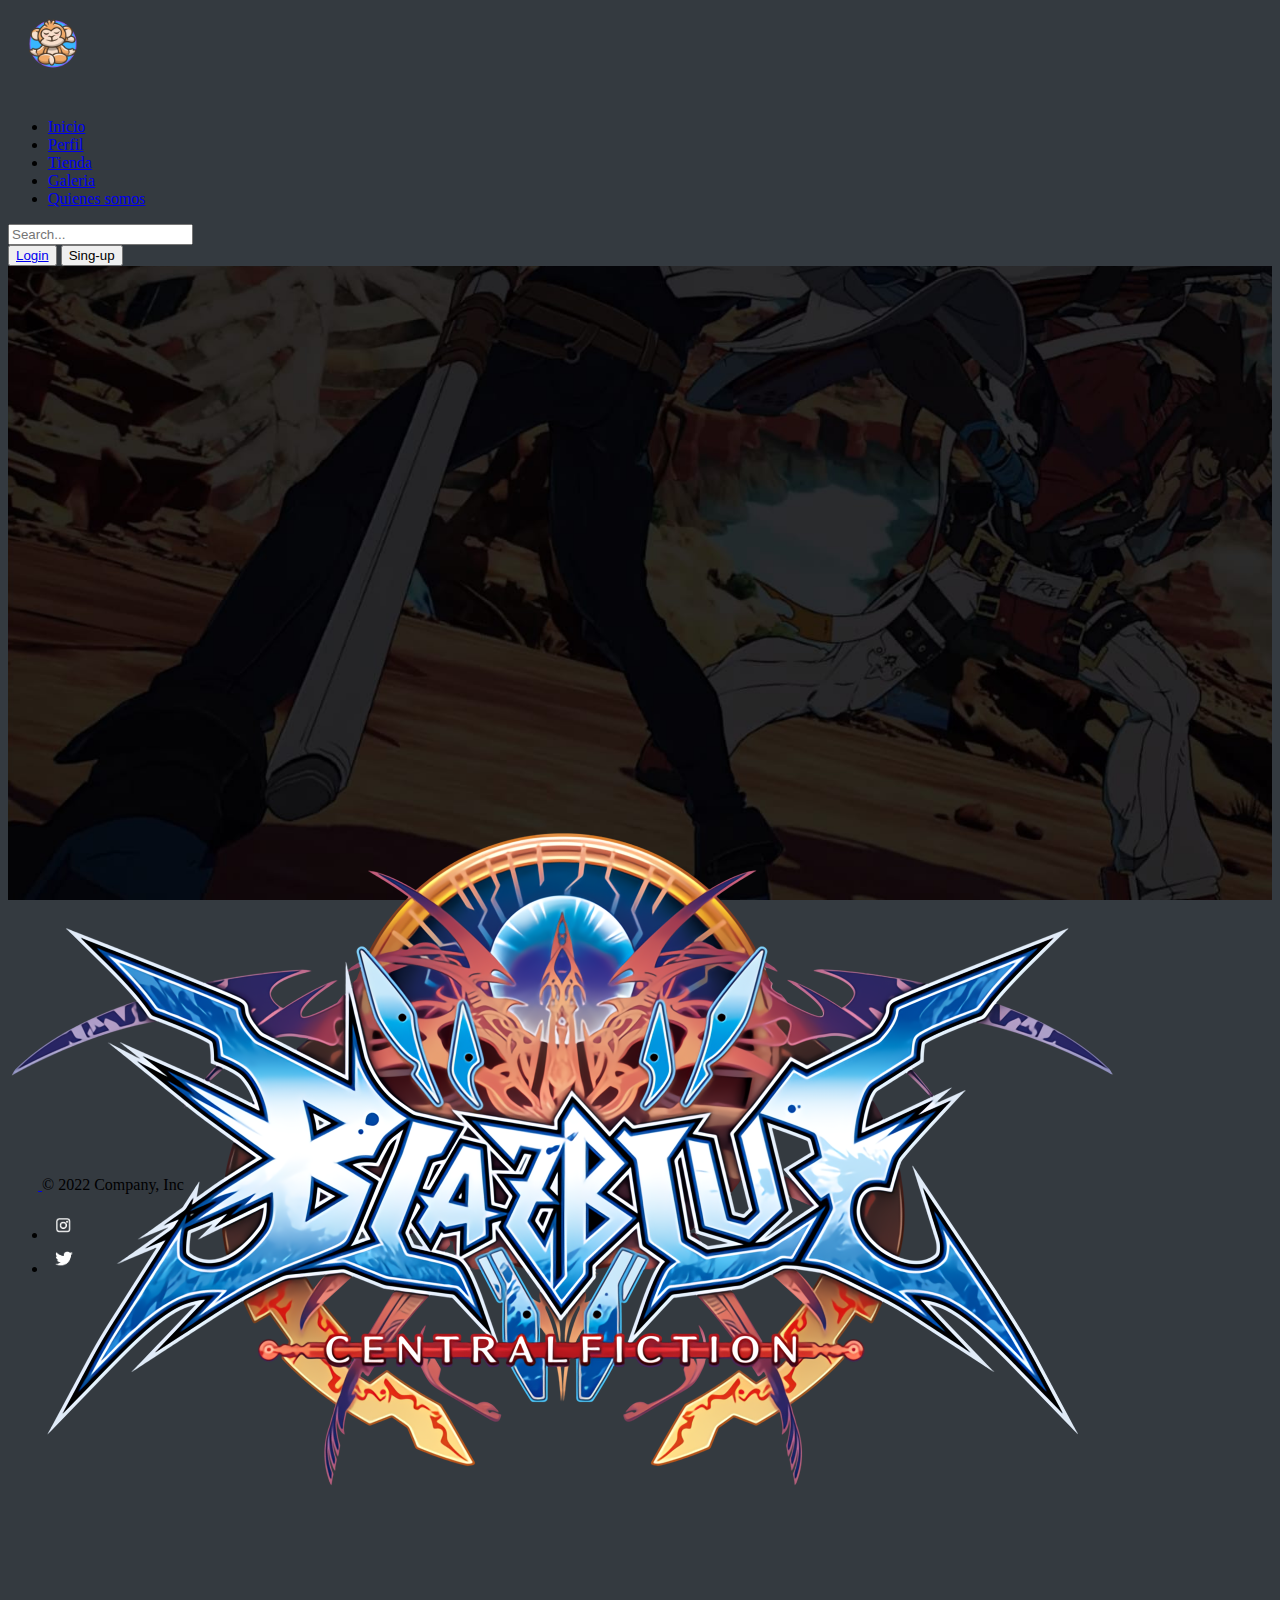
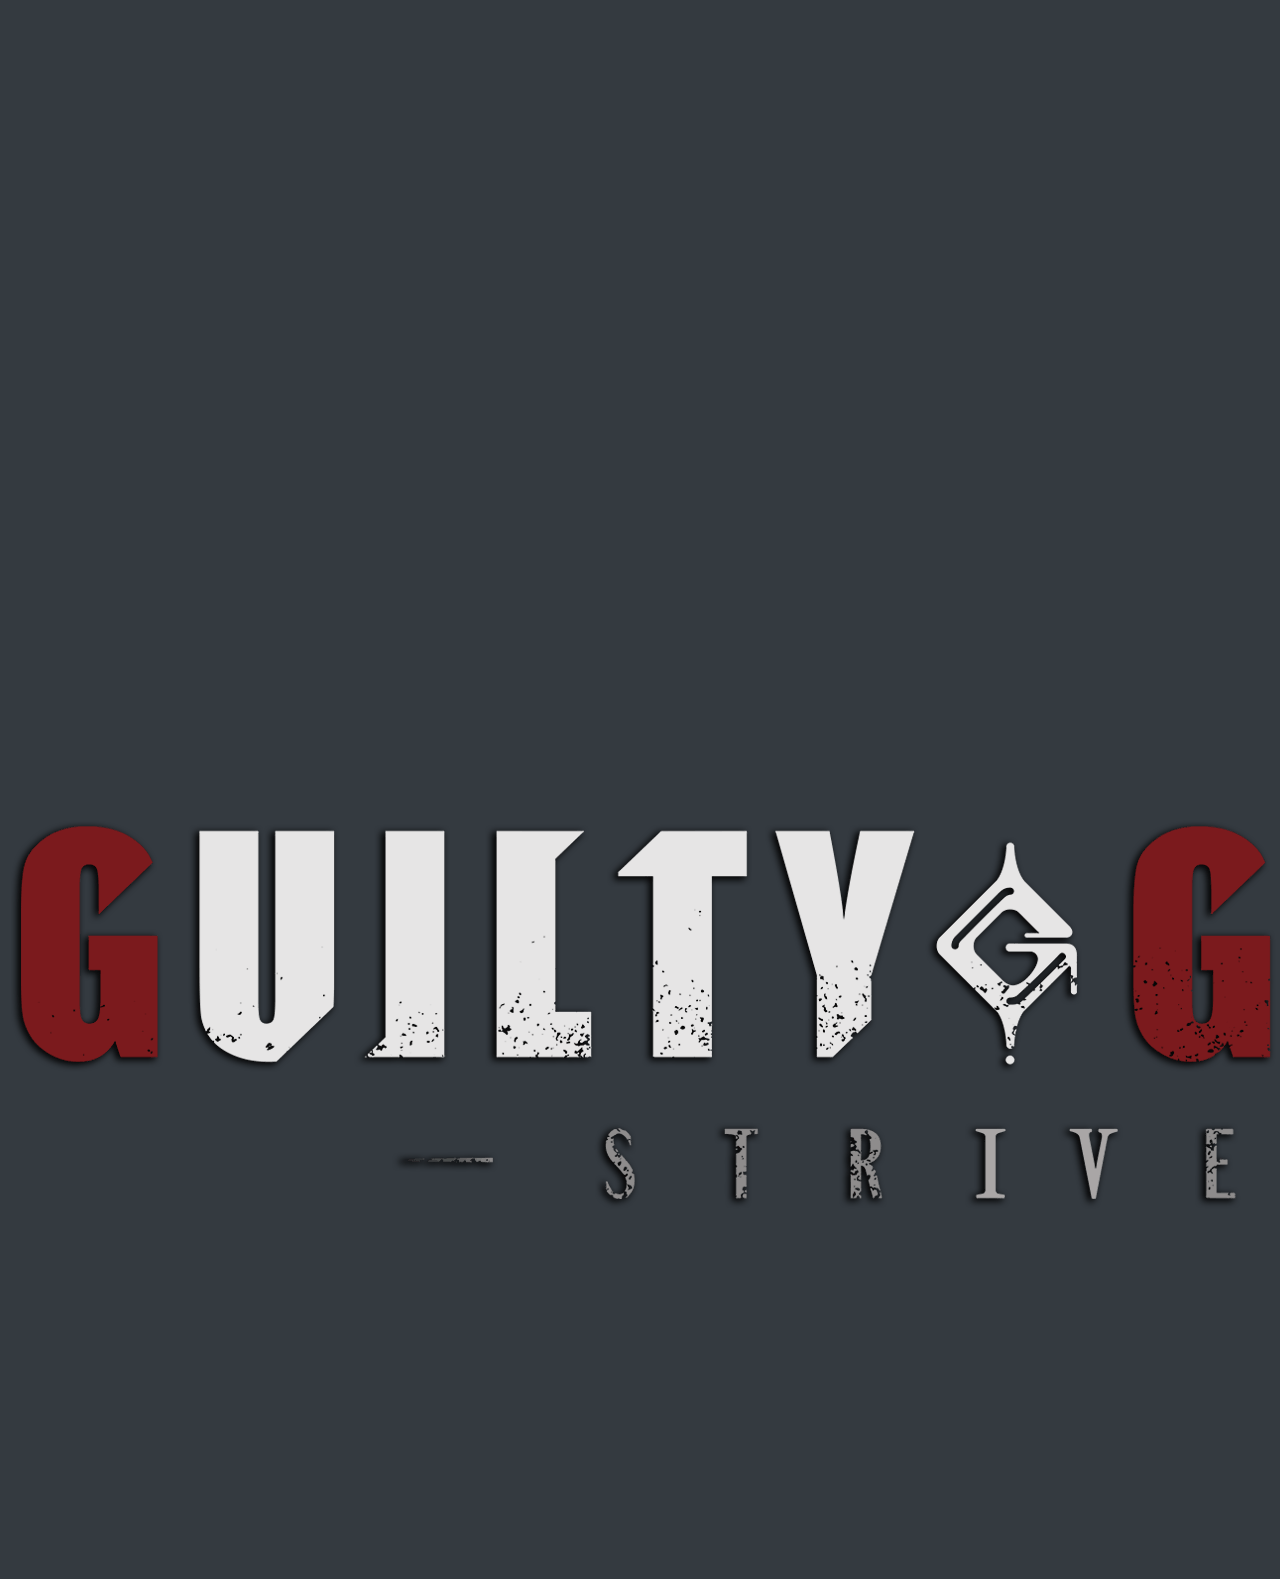
<file: Index.html>
<!DOCTYPE html>
<html lang="en">
<head>
  <meta charset="UTF-8">
  <meta http-equiv="X-UA-Compatible" content="IE=edge">
  <meta name="viewport" content="width=device-width, initial-scale=1.0">
  <title>JRL Pag 1</title>
  <link href="https://cdn.jsdelivr.net/npm/bootstrap@5.3.0-alpha1/dist/css/bootstrap.min.css" rel="stylesheet" integrity="sha384-GLhlTQ8iRABdZLl6O3oVMWSktQOp6b7In1Zl3/Jr59b6EGGoI1aFkw7cmDA6j6gD" crossorigin="anonymous">
  <link rel="stylesheet" href="style.css">
</head>
<body>
  <header class="p-3 text-bg-dark">
    <div class="container">
      <div class="d-flex flex-wrap align-items-center justify-content-center justify-content-lg-start">
        <a href="/" class="d-flex align-items-left mb-2 mb-lg-0 text-white text-decoration-none">
          <img src="Imagenes/Logo_simple.png" class="bi me-2" width="90" height="90" role="img" aria-label="Bootstrap"><use xlink:href="#bootstrap"></use></img>
        </a>
        <ul class="nav col-12 col-lg-auto me-lg-auto mb-2 justify-content-center mb-md-0">
          <li><a href="#" class="nav-link px-2 text-secondary">Inicio</a></li>
          <li><a href="#" class="nav-link px-2 text-white">Perfil</a></li>
          <li><a href="tienda.html" class="nav-link px-2 text-white">Tienda</a></li>
          <li><a href="galeria.html" class="nav-link px-2 text-white">Galeria</a></li>
          <li><a href="#" class="nav-link px-2 text-white">Quienes somos</a></li>
        </ul>
        <form class="col-12 col-lg-auto mb-3 mb-lg-0 me-lg-3" role="search">
          <input type="search" class="form-control form-control-dark text-bg-dark" placeholder="Search..." aria-label="Search">
        </form>

        <div class="text-end">
          <button type="button" class="btn btn-outline-light me-2"><a href="login.html">Login</a></button>
          <button type="button" class="btn btn-dark btn-outline-light">Sing-up</button>
        </div>
      </div>
    </div>
  </header>
    <div class="bg-image"> 
      <div class="d-flex justify-content-center">
        <div id="tab" class="table-responsive w-70">
          <table class="table-no-scrollbar">
            <tr>
              <td width="300px" height="300px"><img src="Imagenes/1.png" class="img-fluid"></td>
              <td width="300px" height="300px"><img src="Imagenes/2.png" class="img-fluid"></td>
              <td width="300px" height="300px"><img src="Imagenes/3.png" class="img-fluid"></td>
            </tr>
            <tr>
              <td width="300px" height="300px"><img src="Imagenes/5.png" class="img-fluid"></td>
              <td width="300px" height="300px"><img src="Imagenes/6.png" class="img-fluid"></td>
              <td width="300px" height="300px"><img src="Imagenes/4.png" class="img-fluid"></td>
            </tr>
          </table>
        </div>
      </div>
    </div>
<div class="container">
  <footer class="d-flex flex-wrap justify-content-between align-items-center py-3 my-4">
    <div class="col-md-4 d-flex align-items-center text-white">
      <a href="/" class="mb-3 me-2 mb-md-0 text-muted text-decoration-none lh-1">
        <svg class="bi" width="30" height="24"><use xlink:href="#bootstrap"></use></svg>
      </a>
      <span class="mb-3 mb-md-0 text-white">© 2022 Company, Inc</span>
    </div>
    <ul class="nav col-md-4 justify-content-end list-unstyled d-flex">
      <li class="ms-3"><a class="text-muted" href="#"><img src="Imagenes/i.png" class="bi" width="30" height="30"><use xlink:href="#twitter"></use></img></a></li>
      <li class="ms-3"><a class="text-muted" href="#"><img src="Imagenes/t.png" class="bi" width="30" height="30"><use xlink:href="#instagram"></use></img></a></li>
    </ul>
  </footer>
</div>
  <script src="https://cdn.jsdelivr.net/npm/bootstrap@5.3.0-alpha1/dist/js/bootstrap.bundle.min.js" integrity="sha384-w76AqPfDkMBDXo30jS1Sgez6pr3x5MlQ1ZAGC+nuZB+EYdgRZgiwxhTBTkF7CXvN" crossorigin="anonymous"></script>
</body>
</html>
</file>
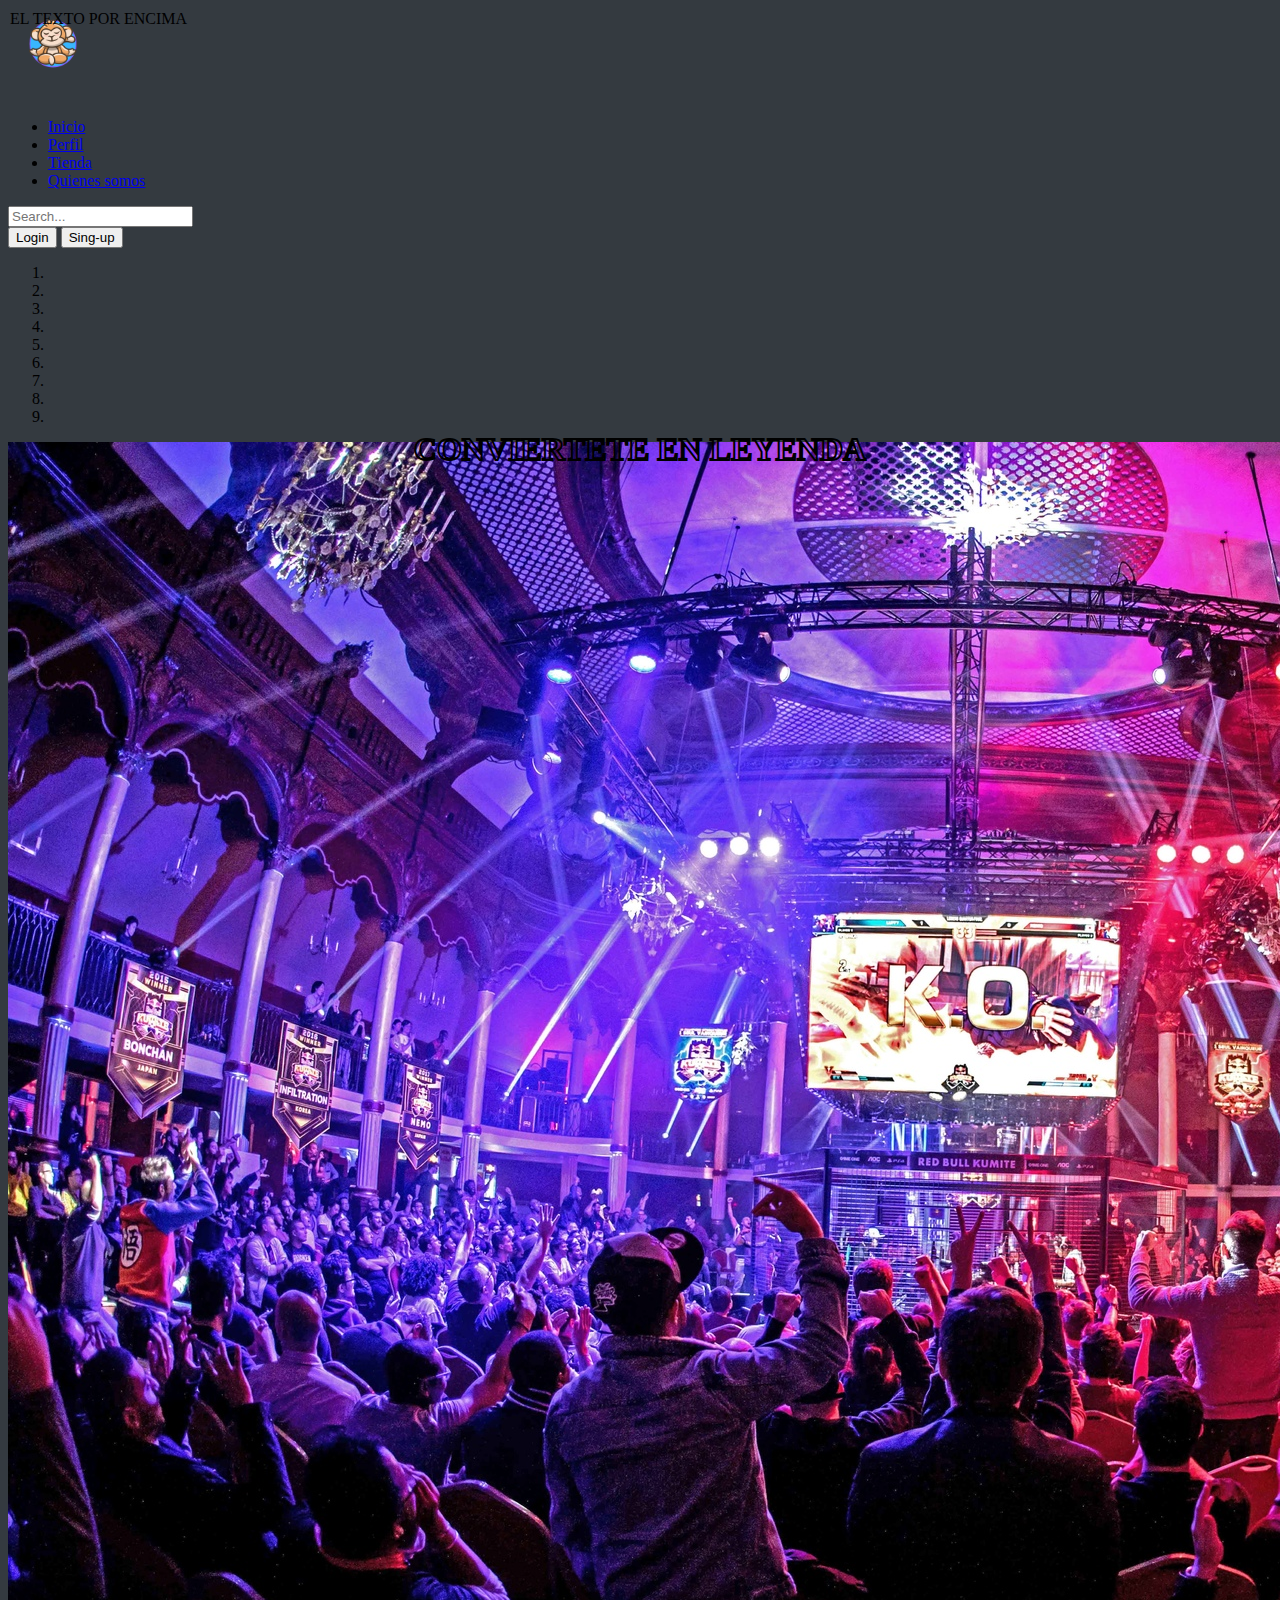
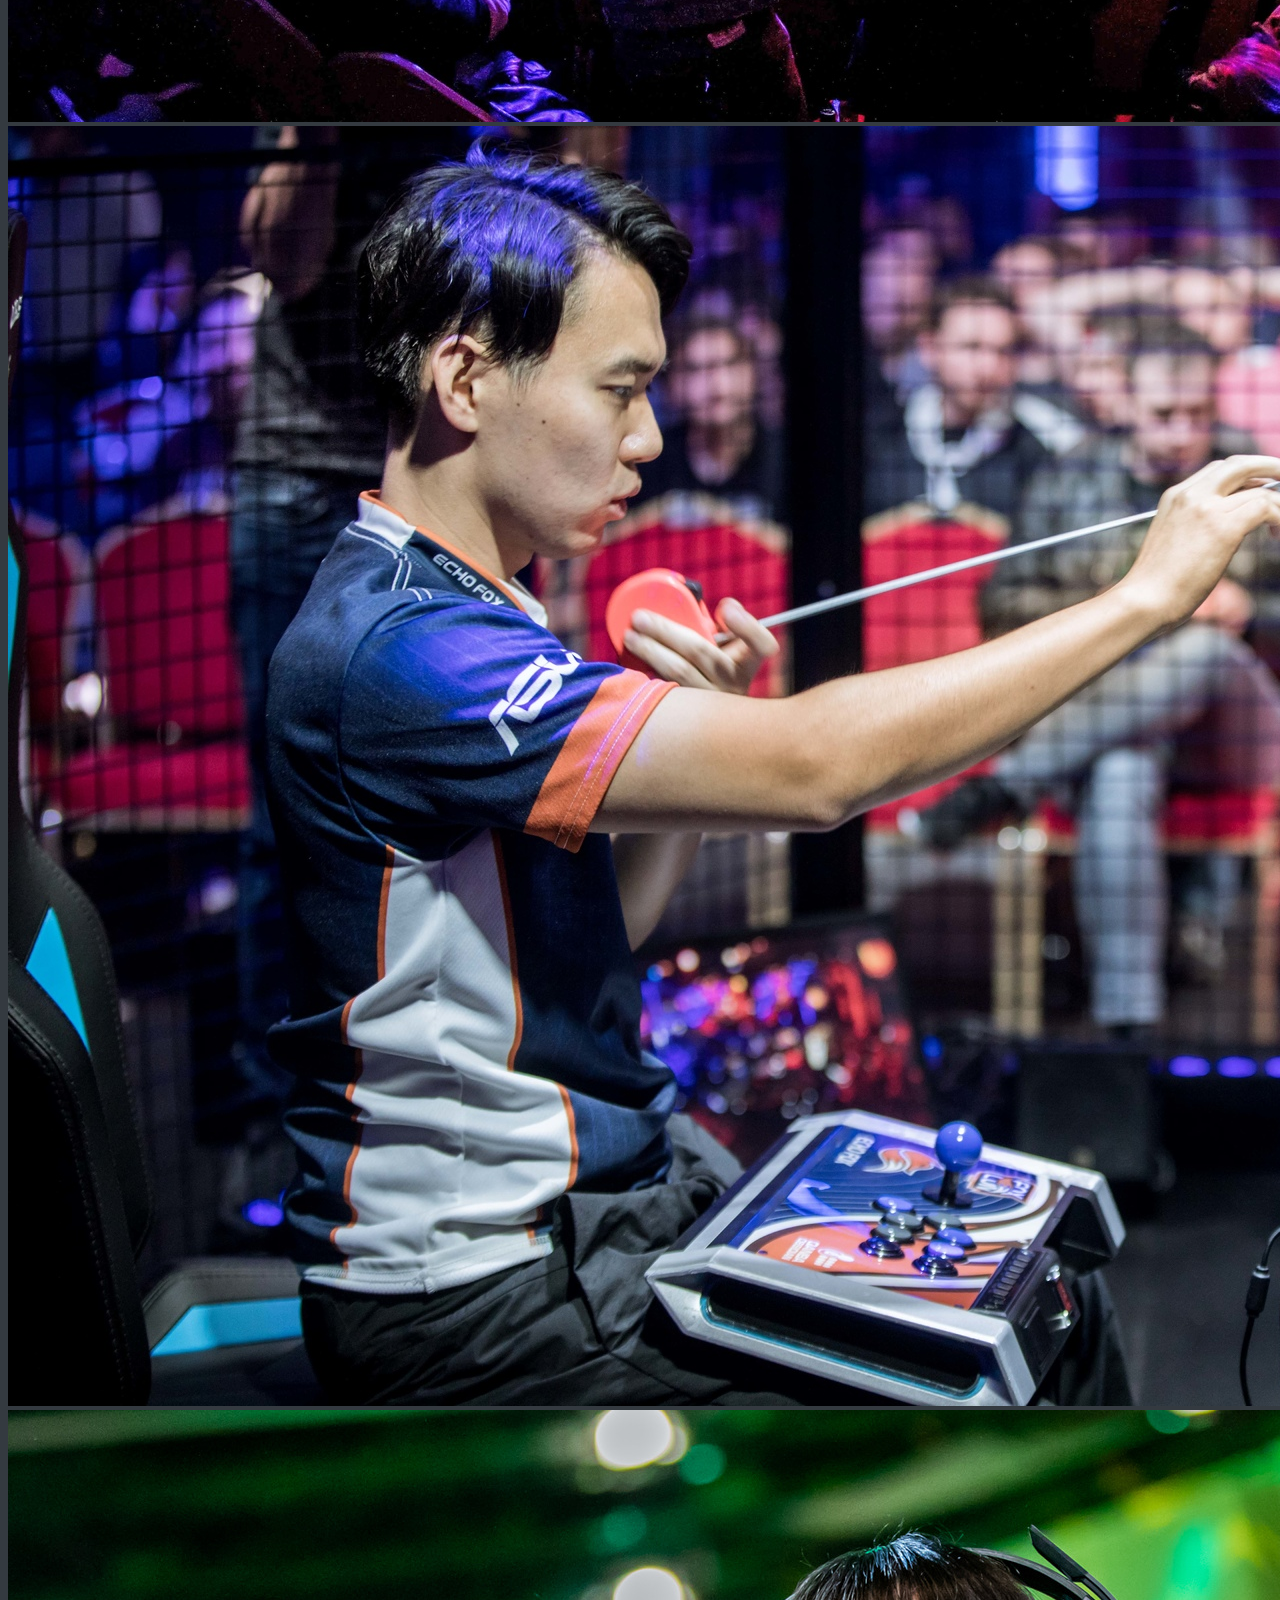
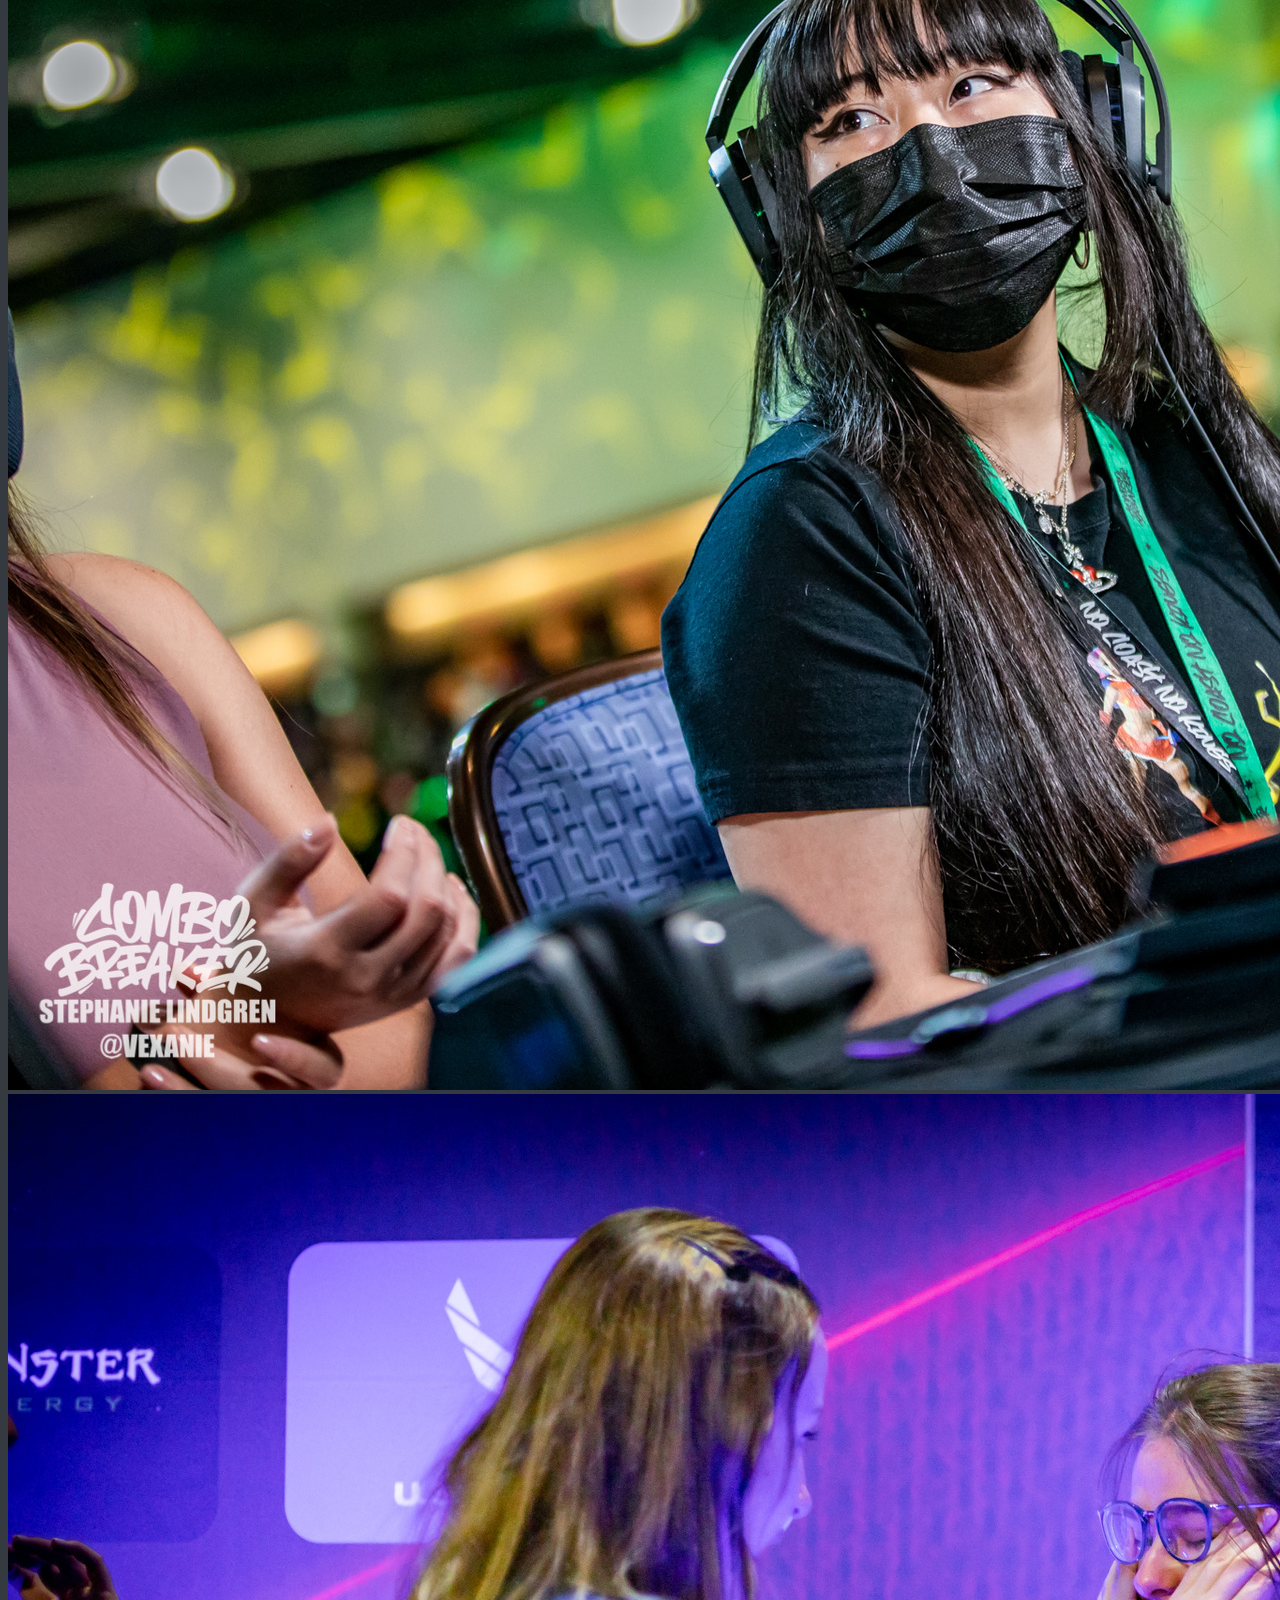
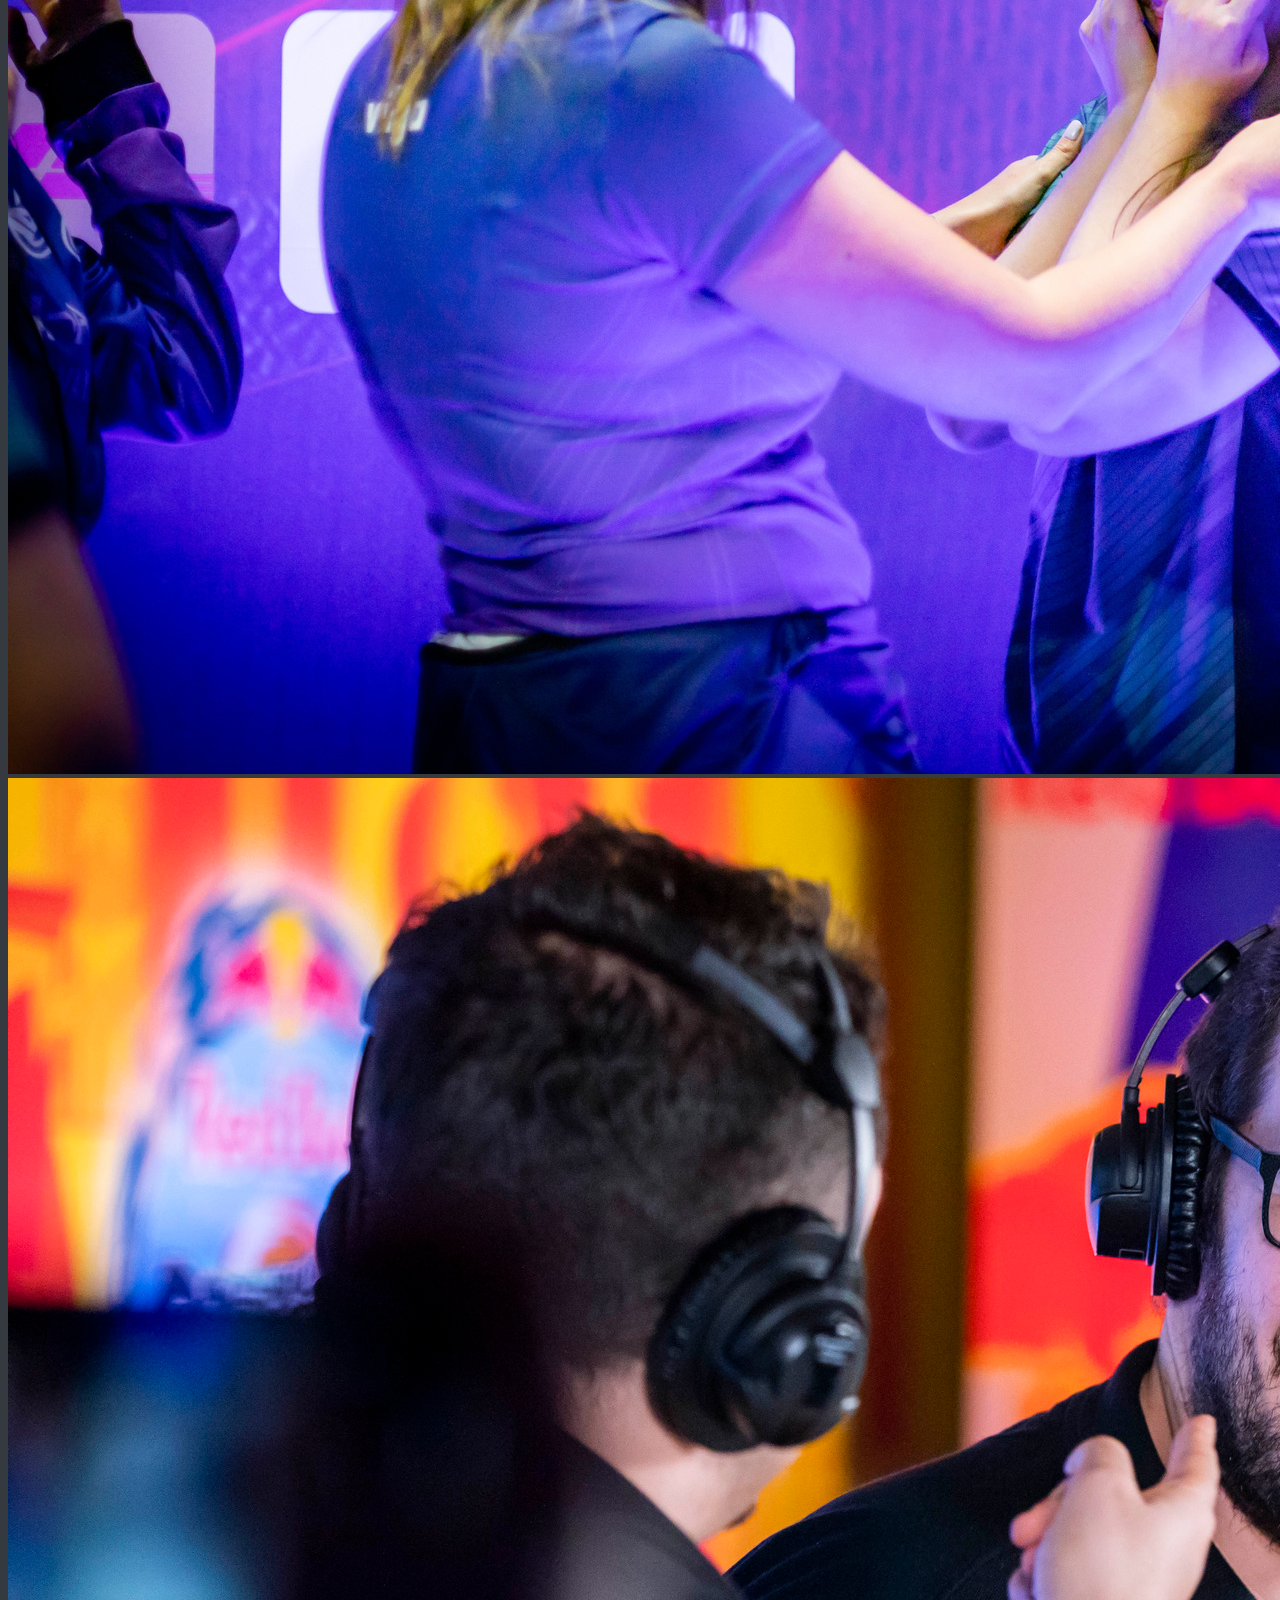
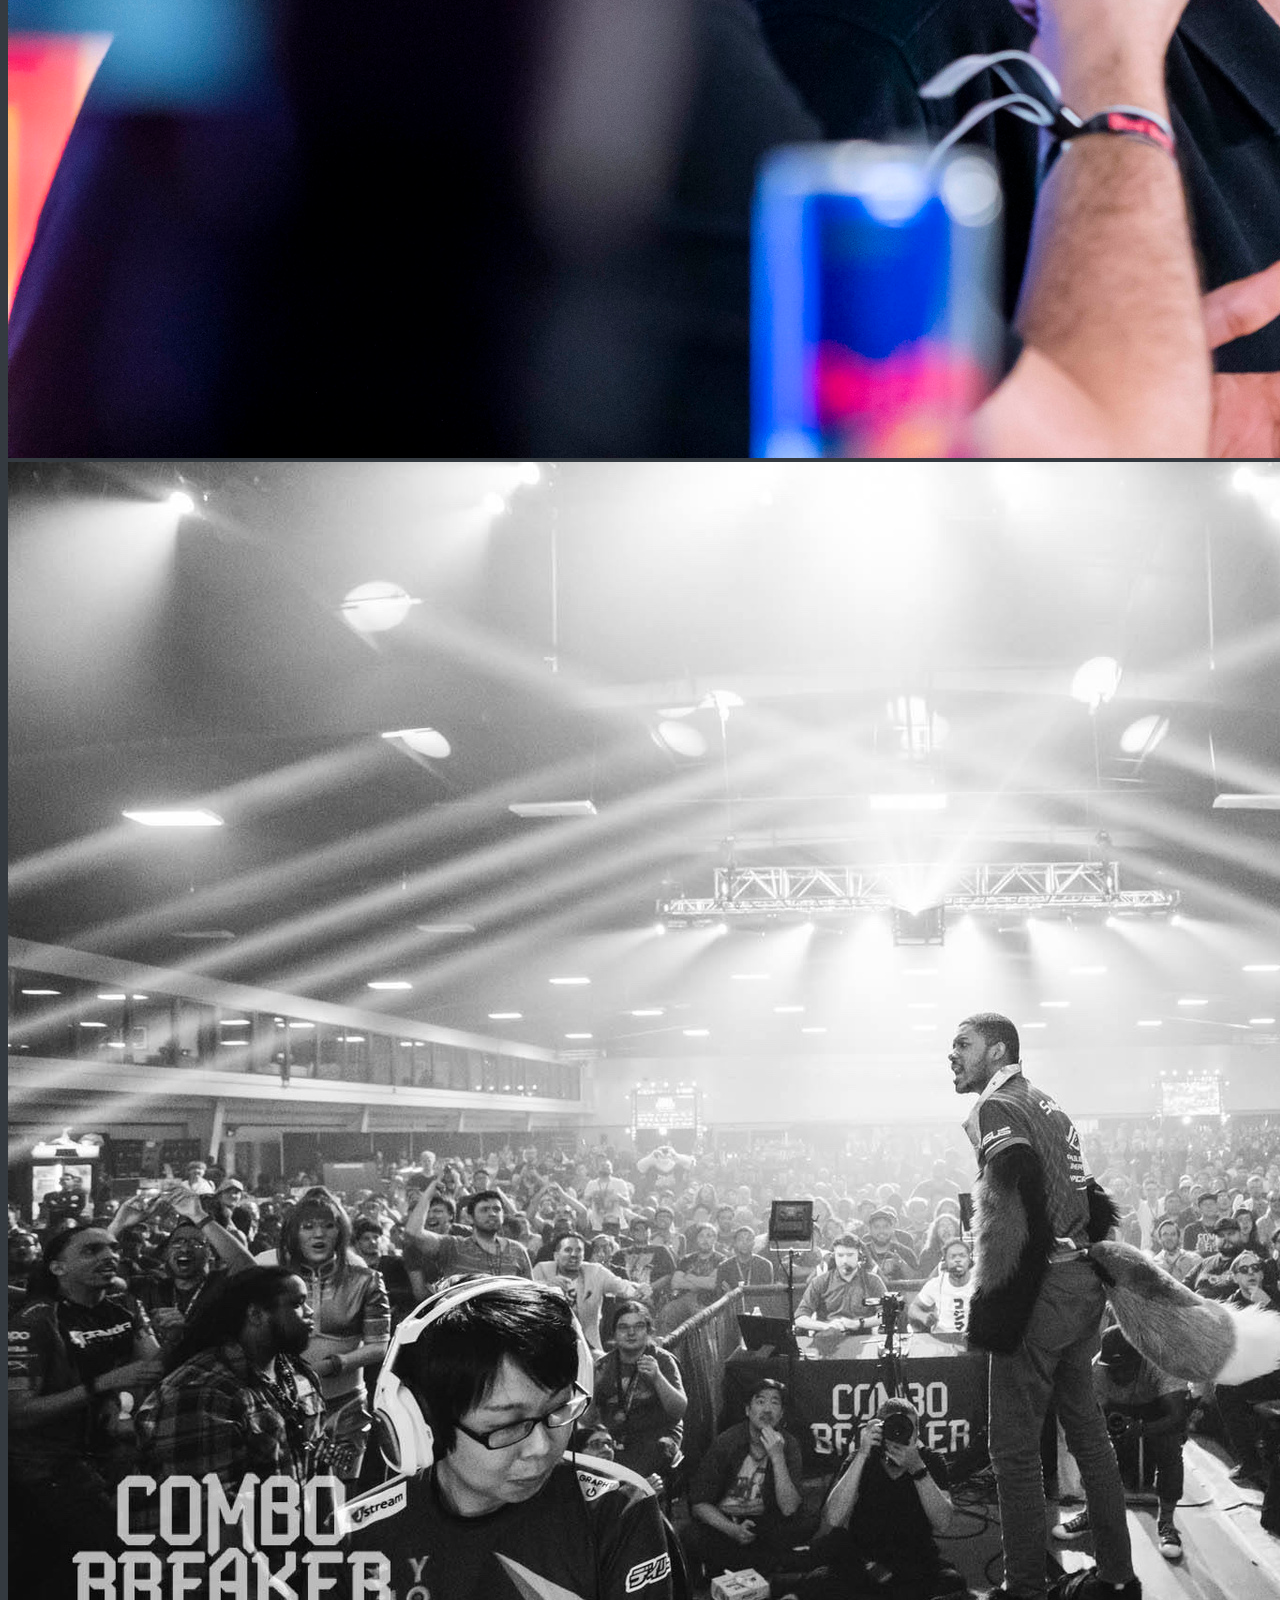
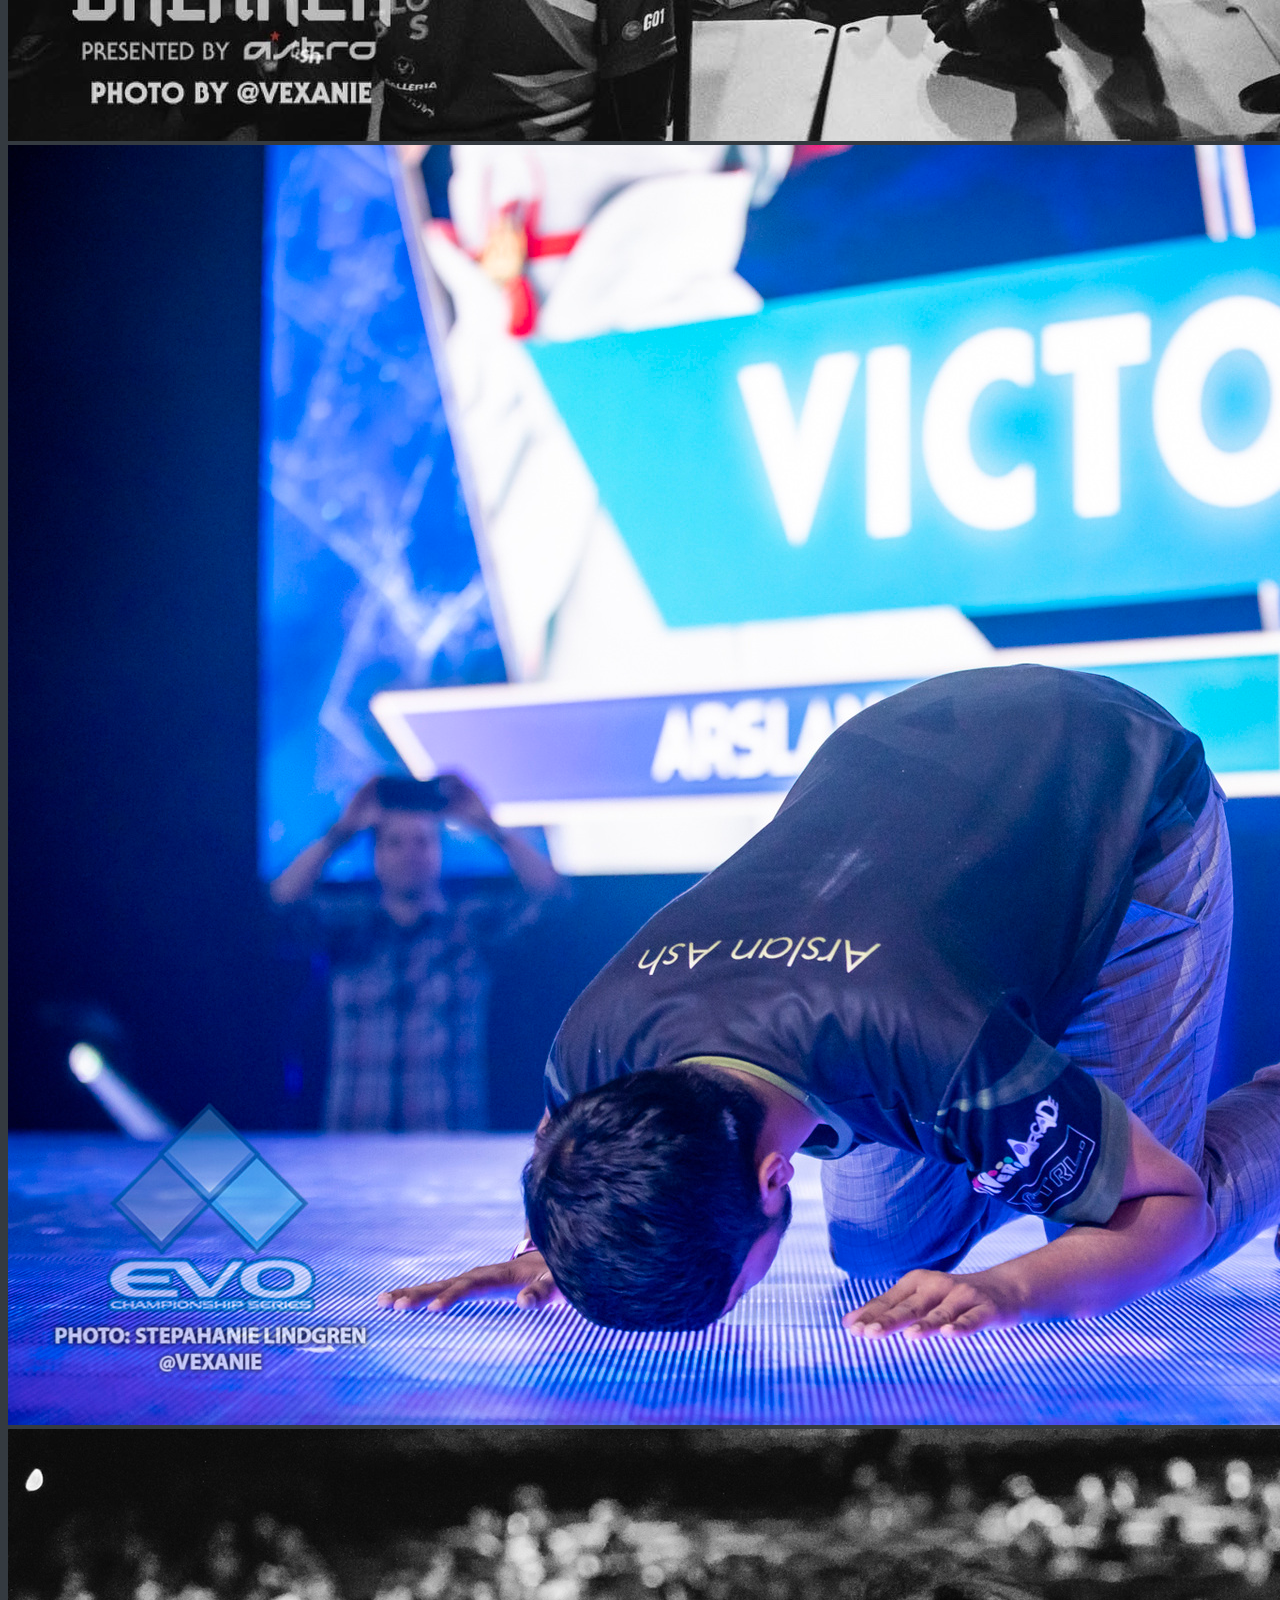
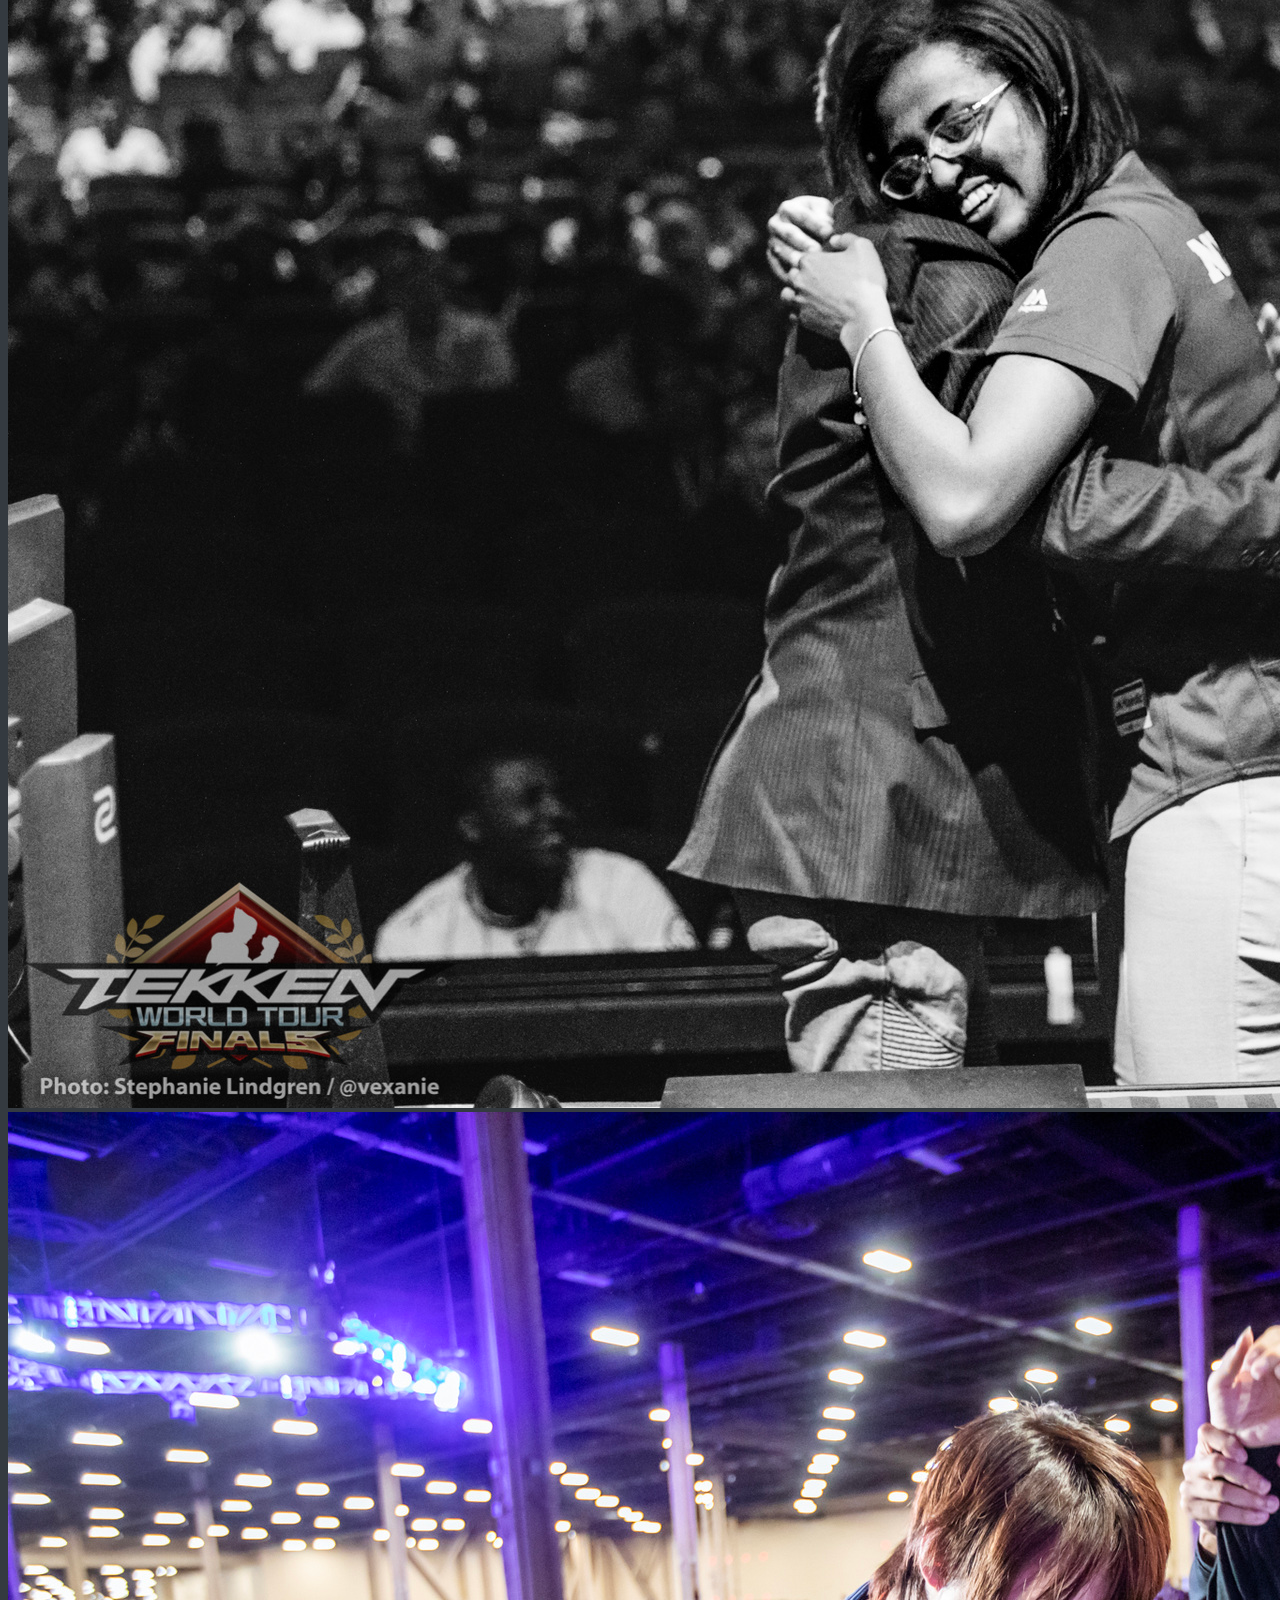
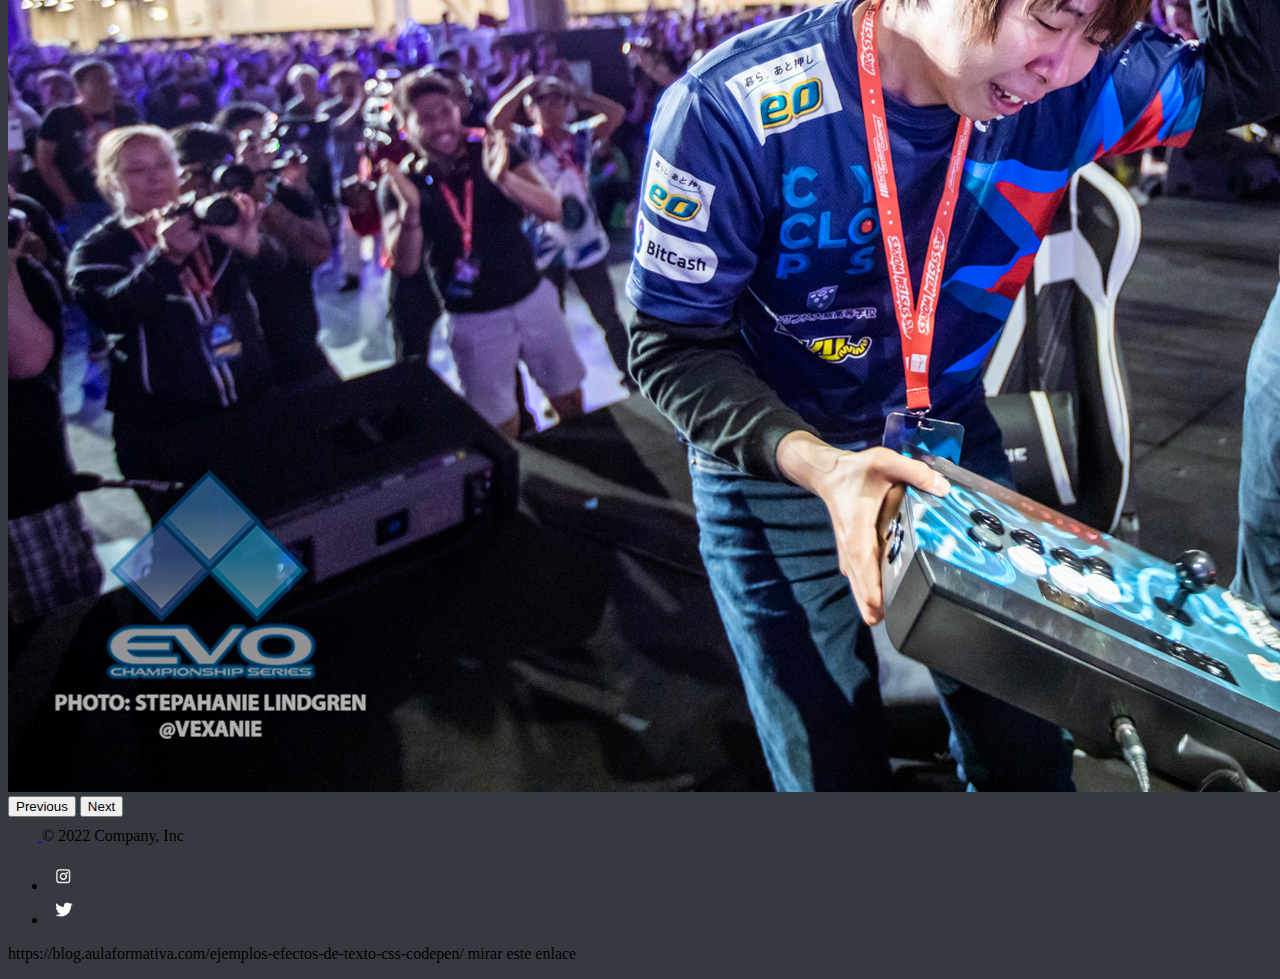
<file: galeria.html>
<!DOCTYPE html>
<html lang="en">
<head>
  <meta charset="UTF-8">
  <meta http-equiv="X-UA-Compatible" content="IE=edge">
  <meta name="viewport" content="width=device-width, initial-scale=1.0">
  <title>JRL Pag 1</title>
  <link href="https://cdn.jsdelivr.net/npm/bootstrap@5.3.0-alpha1/dist/css/bootstrap.min.css" rel="stylesheet" integrity="sha384-GLhlTQ8iRABdZLl6O3oVMWSktQOp6b7In1Zl3/Jr59b6EGGoI1aFkw7cmDA6j6gD" crossorigin="anonymous">
  <link rel="stylesheet" href="style3.css">
</head>
<body>
  <header class="p-3 text-bg-dark">
    <div class="container">
      <div class="d-flex flex-wrap align-items-center justify-content-center justify-content-lg-start">
        <a href="/" class="d-flex align-items-left mb-2 mb-lg-0 text-white text-decoration-none">
          <img src="Imagenes/Logo_simple.png" class="bi me-2" width="90" height="90" role="img" aria-label="Bootstrap"><use xlink:href="#bootstrap"></use></img>
        </a>

        <ul class="nav col-12 col-lg-auto me-lg-auto mb-2 justify-content-center mb-md-0">
          <li><a href="#" class="nav-link px-2 text-secondary">Inicio</a></li>
          <li><a href="#" class="nav-link px-2 text-white">Perfil</a></li>
          <li><a href="tienda.html" class="nav-link px-2 text-white">Tienda</a></li>
          <li><a href="#" class="nav-link px-2 text-white">Quienes somos</a></li>
        </ul>

        <form class="col-12 col-lg-auto mb-3 mb-lg-0 me-lg-3" role="search">
          <input type="search" class="form-control form-control-dark text-bg-dark" placeholder="Search..." aria-label="Search">
        </form>

        <div class="text-end">
          <button type="button" class="btn btn-outline-light me-2">Login</button>
          <button type="button" class="btn btn-dark btn-outline-light">Sing-up</button>
        </div>
      </div>
    </div>
  </header>

<div id="carouselId" class="carousel slide" data-bs-ride="carousel">
  <ol class="carousel-indicators">
    <li data-bs-target="#carouselId" data-bs-slide-to="0" class="active" aria-current="true" aria-label="First slide"></li>
    <li data-bs-target="#carouselId" data-bs-slide-to="1" aria-label="Second slide"></li>
    <li data-bs-target="#carouselId" data-bs-slide-to="2" aria-label="Third slide"></li>
    <li data-bs-target="#carouselId" data-bs-slide-to="3" aria-label="4 slide"></li>
    <li data-bs-target="#carouselId" data-bs-slide-to="4" aria-label="5 slide"></li>
    <li data-bs-target="#carouselId" data-bs-slide-to="5" aria-label="6 slide"></li>
    <li data-bs-target="#carouselId" data-bs-slide-to="6" aria-label="7 slide"></li>
    <li data-bs-target="#carouselId" data-bs-slide-to="7" aria-label="8 slide"></li>
    <li data-bs-target="#carouselId" data-bs-slide-to="8" aria-label="9 slide"></li>



  </ol>
  <div class="carousel-inner" role="listbox">
    <div class="carousel-item active">
      <img src="Galeria/f4.jpg" class="w-100 d-block" alt="First slide">
      <div class="texto-encima">EL TEXTO POR ENCIMA</div>
      <div class="centrado"><h1 class="display-4 fw-normal" .font-weight-bold Negrita
        >CONVIERTETE EN LEYENDA</h1></div>
    </div>
    <div class="carousel-item">
      <img src="Galeria/f10.jpg" class="w-100 d-block" alt="Second slide">
    </div>
    <div class="carousel-item">
      <img src="Galeria/f13.jpg" class="w-100 d-block" alt="Third slide">
    </div>
    <div class="carousel-item">
      <img src="Galeria/f12.jpg" class="w-100 d-block" alt="4 slide">
    </div>
    <div class="carousel-item">
      <img src="Galeria/f9.jpg" class="w-100 d-block" alt="5 slide">
    </div>
    <div class="carousel-item">
      <img src="Galeria/f5.jpg" class="w-100 d-block" alt="6 slide">
    </div>
    <div class="carousel-item">
      <img src="Galeria/f3(versionjpg).jpg" class="w-100 d-block" alt="7 slide">
    </div>
    <div class="carousel-item">
      <img src="Galeria/f11.jpg" class="w-100 d-block" alt="8 slide">
    </div>
    <div class="carousel-item">
      <img src="Galeria/f6.jpg" class="w-100 d-block" alt="9 slide">
    </div>
  </div>
  <button class="carousel-control-prev" type="button" data-bs-target="#carouselId" data-bs-slide="prev">
    <span class="carousel-control-prev-icon" aria-hidden="true"></span>
    <span class="visually-hidden">Previous</span>
  </button>
  <button class="carousel-control-next" type="button" data-bs-target="#carouselId" data-bs-slide="next">
    <span class="carousel-control-next-icon" aria-hidden="true"></span>
    <span class="visually-hidden">Next</span>
    </button>
</div>

<div class="container">
  <footer class="d-flex flex-wrap justify-content-between align-items-center py-3 my-4">
    <div class="col-md-4 d-flex align-items-center text-white">
      <a href="/" class="mb-3 me-2 mb-md-0 text-muted text-decoration-none lh-1">
        <svg class="bi" width="30" height="24"><use xlink:href="#bootstrap"></use></svg>
      </a>
      <span class="mb-3 mb-md-0 text-white">© 2022 Company, Inc</span>
    </div>
    <ul class="nav col-md-4 justify-content-end list-unstyled d-flex">
      <li class="ms-3"><a class="text-muted" href="#"><img src="Imagenes/i.png" class="bi" width="30" height="30"><use xlink:href="#twitter"></use></img></a></li>
      <li class="ms-3"><a class="text-muted" href="#"><img src="Imagenes/t.png" class="bi" width="30" height="30"><use xlink:href="#instagram"></use></img></a></li>
    </ul>
  </footer>
</div>
  <script src="https://cdn.jsdelivr.net/npm/bootstrap@5.3.0-alpha1/dist/js/bootstrap.bundle.min.js" integrity="sha384-w76AqPfDkMBDXo30jS1Sgez6pr3x5MlQ1ZAGC+nuZB+EYdgRZgiwxhTBTkF7CXvN" crossorigin="anonymous"></script>
  <p>https://blog.aulaformativa.com/ejemplos-efectos-de-texto-css-codepen/ mirar este enlace</p>
</body>
</html>
</file>
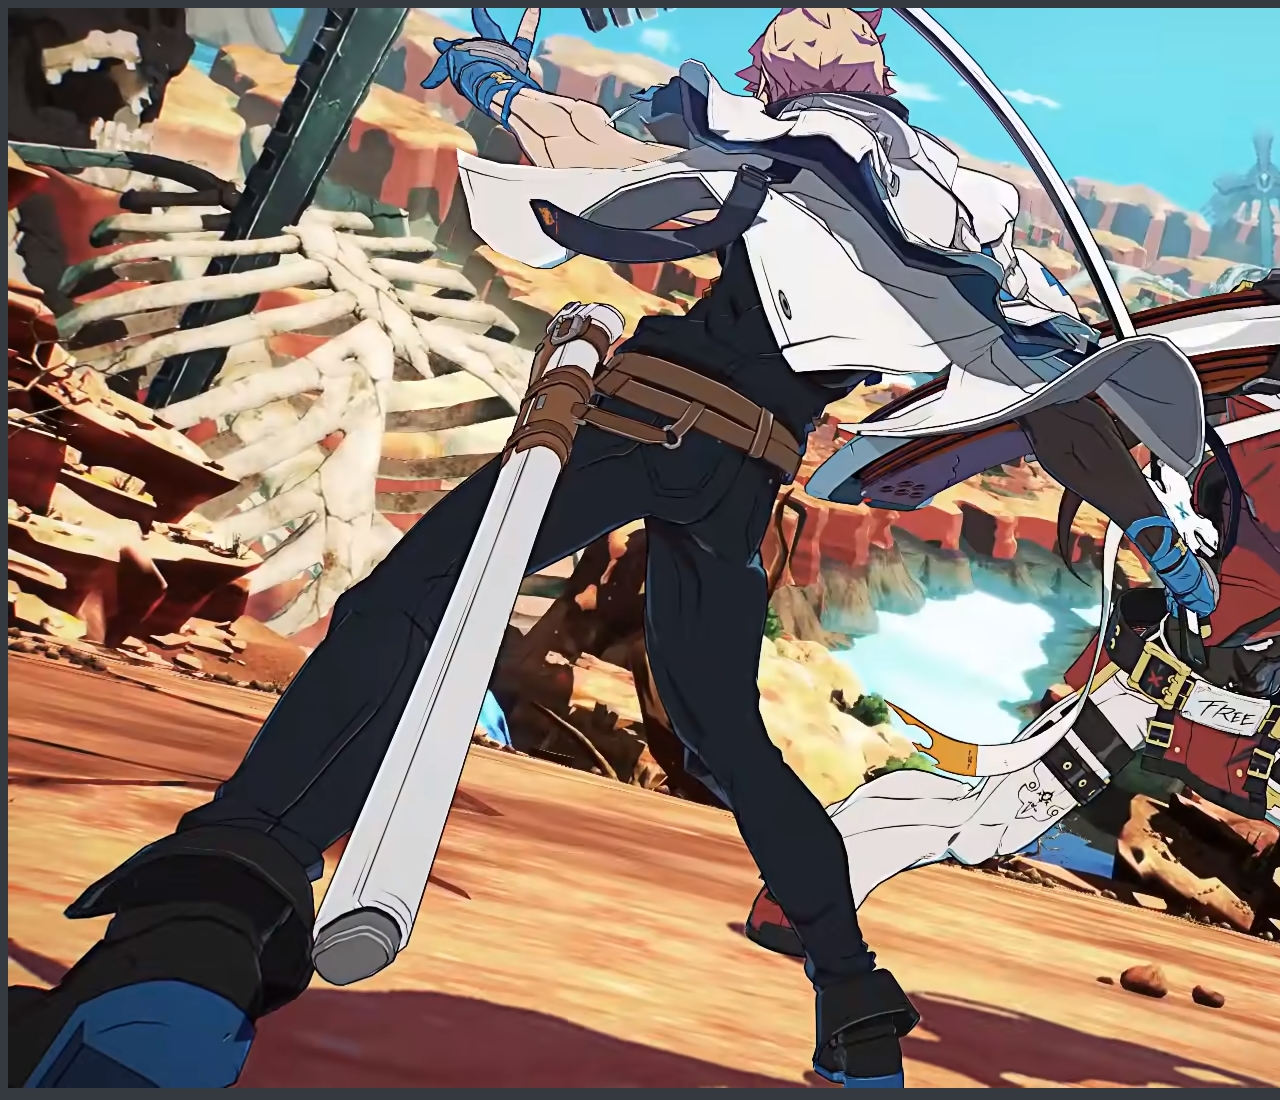
<file: h.html>
<!DOCTYPE html>
<html lang="en">
<head>
  <meta charset="UTF-8">
  <meta http-equiv="X-UA-Compatible" content="IE=edge">
  <meta name="viewport" content="width=device-width, initial-scale=1.0">
  <title>Document</title>
  <link rel="stylesheet" href="style.css">
</head>
<body>
  <div class="position-relative">
    <img src="Imagenes/fondo.png" class="img-hover">
    <div class="text-overlay position-absolute">
      <p>Texto a mostrar</p>
    </div>
  </div>  
</body>
</html>
</file>
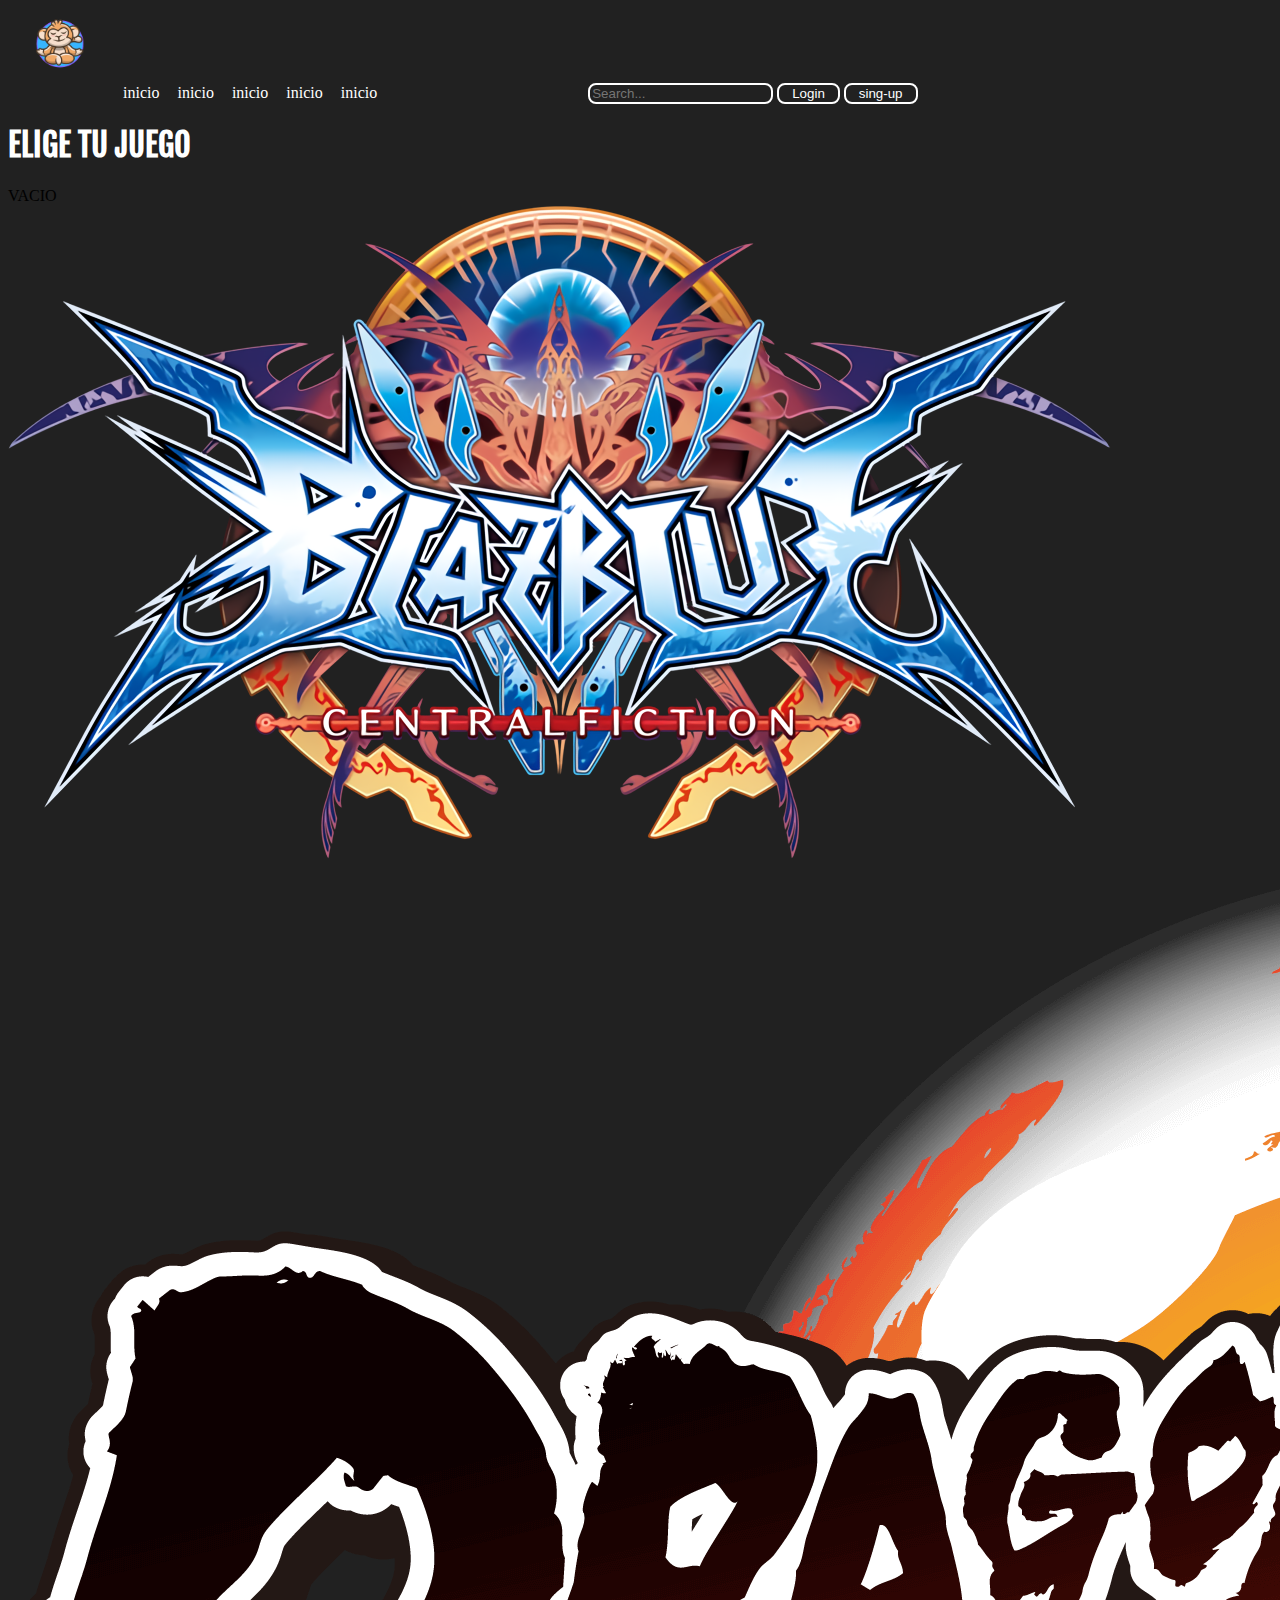
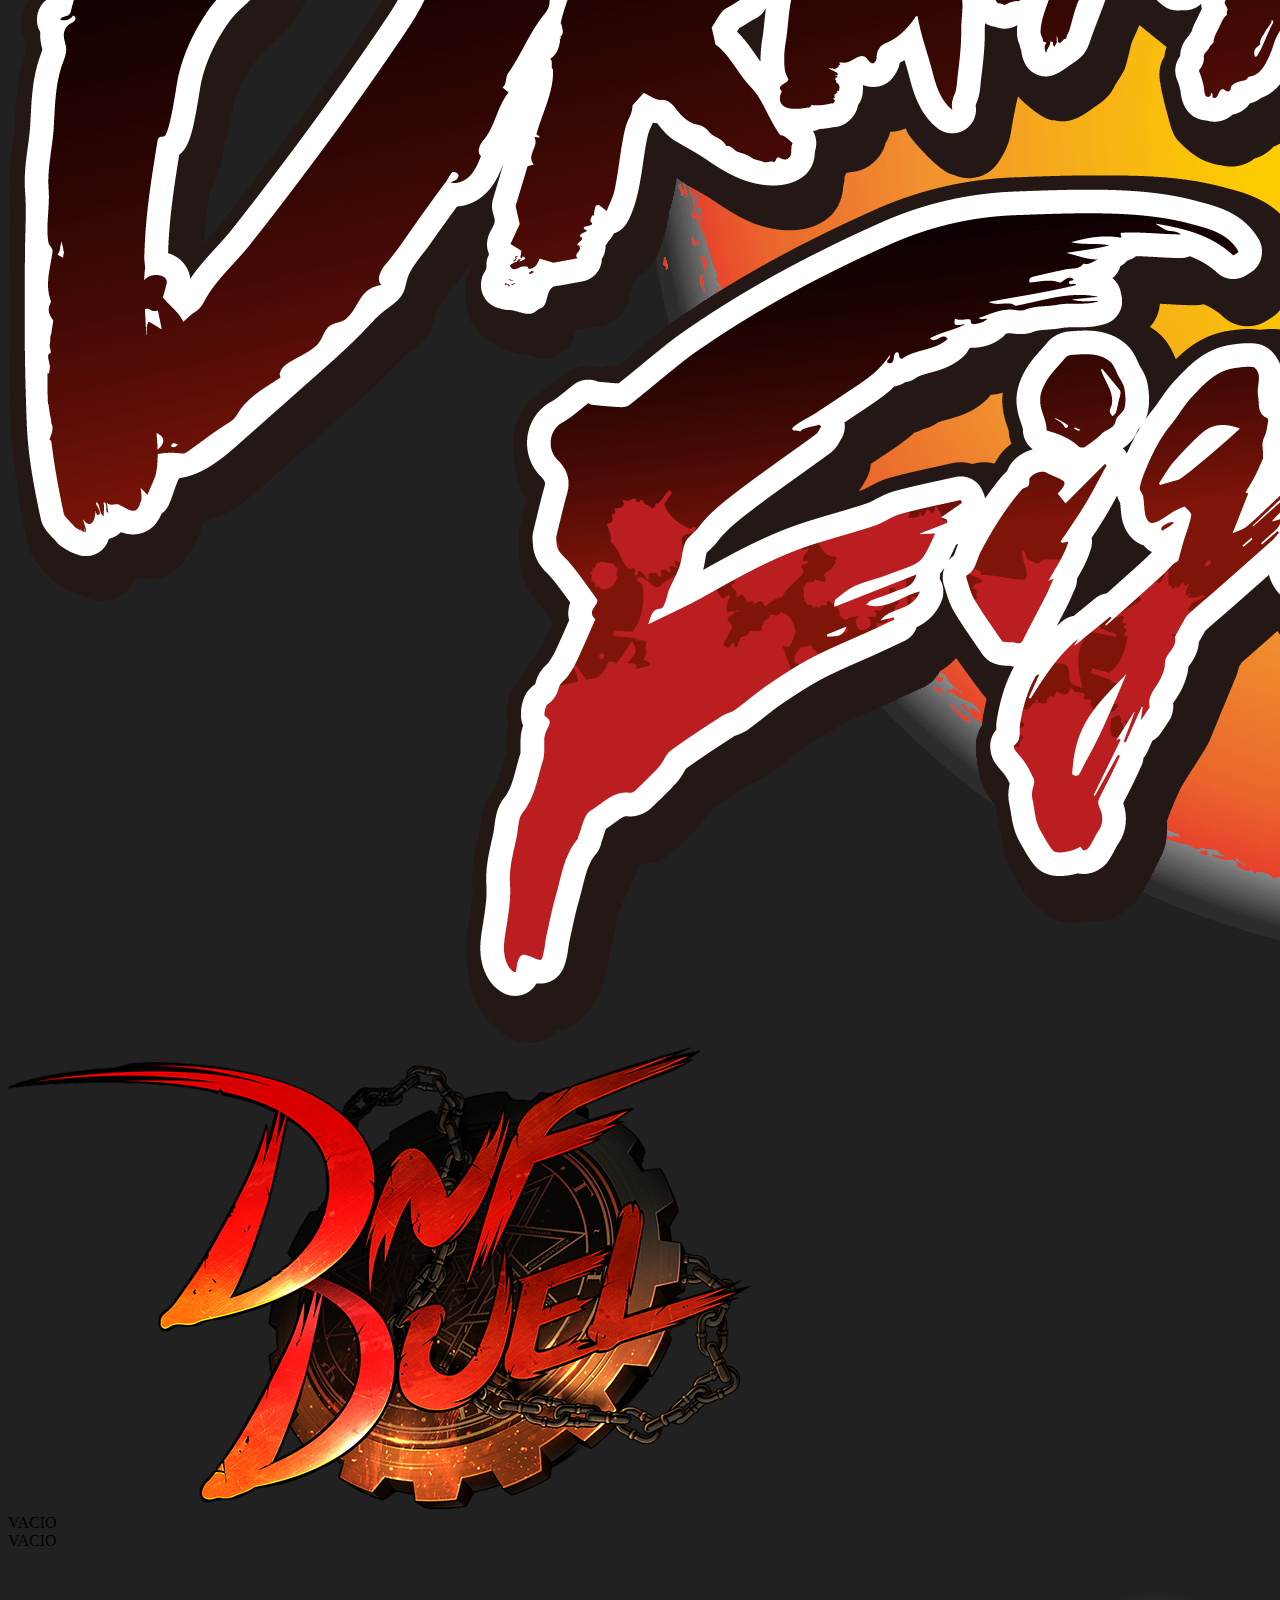
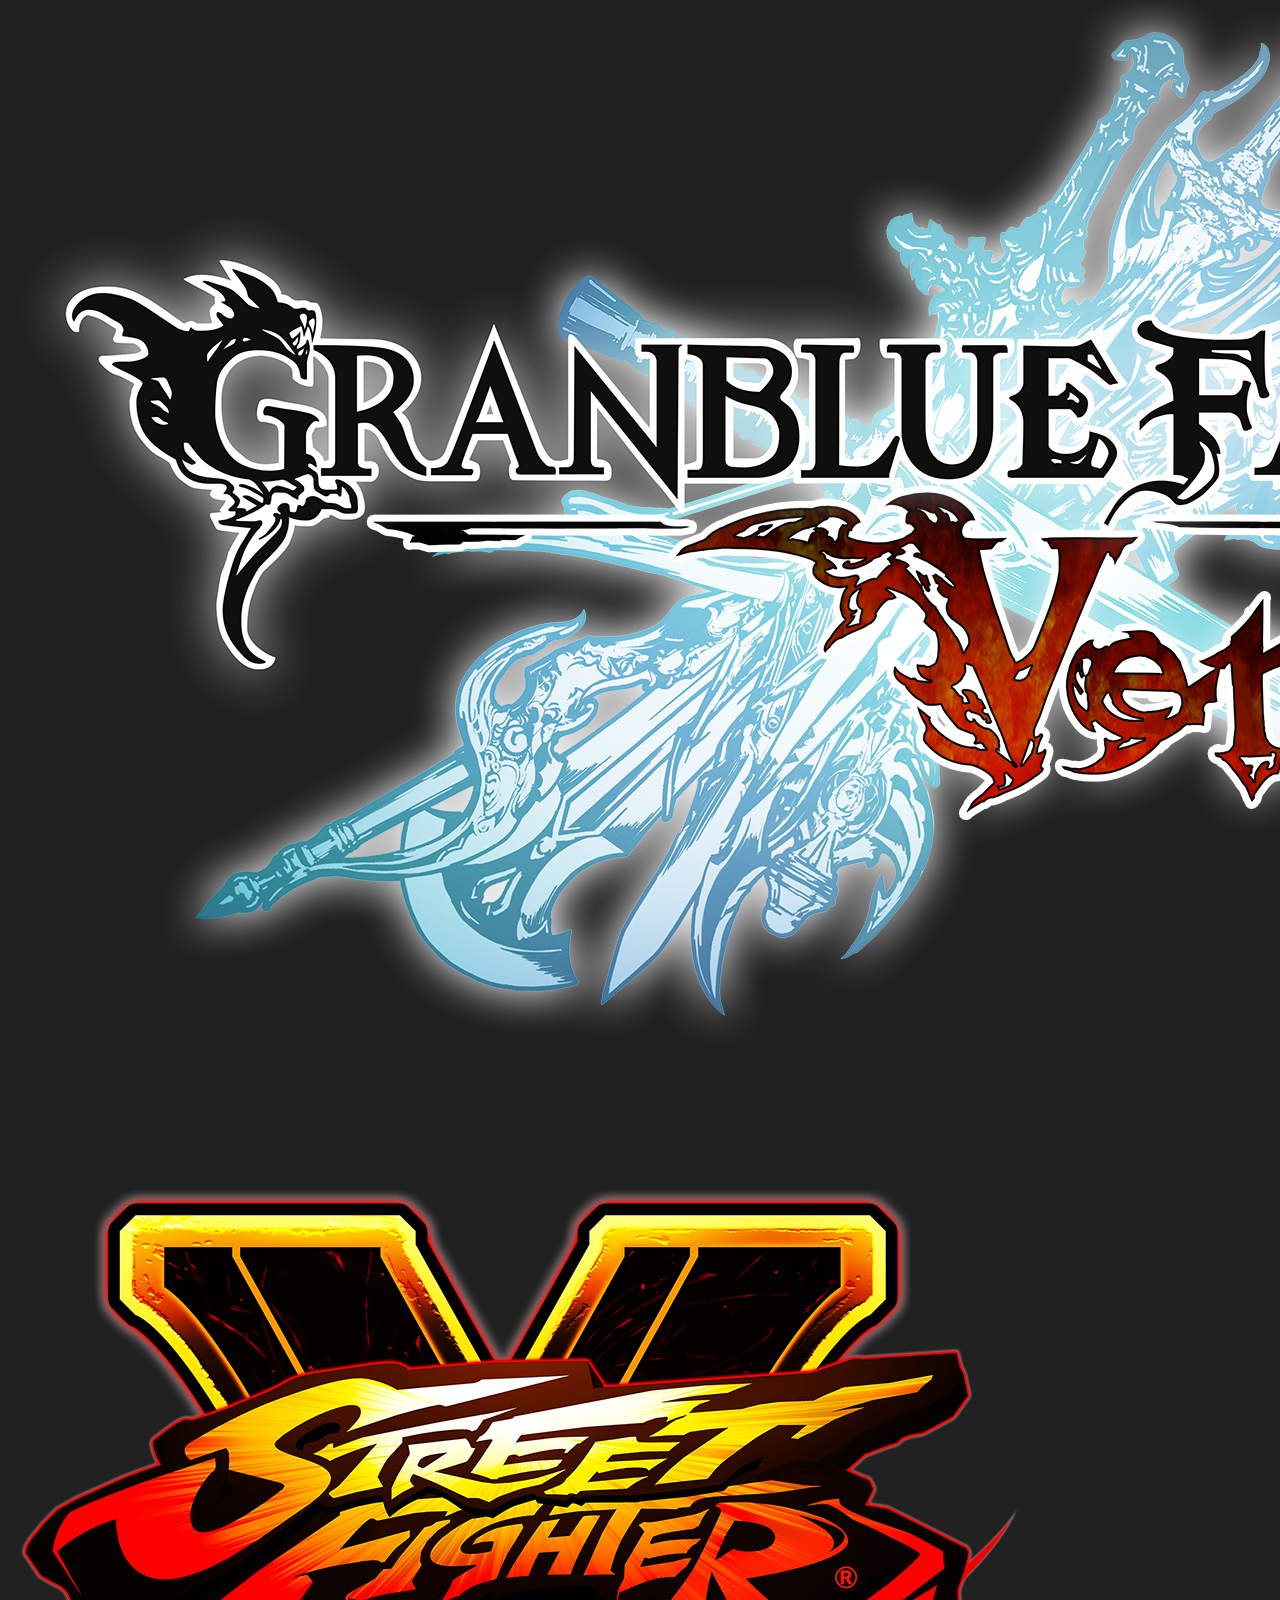
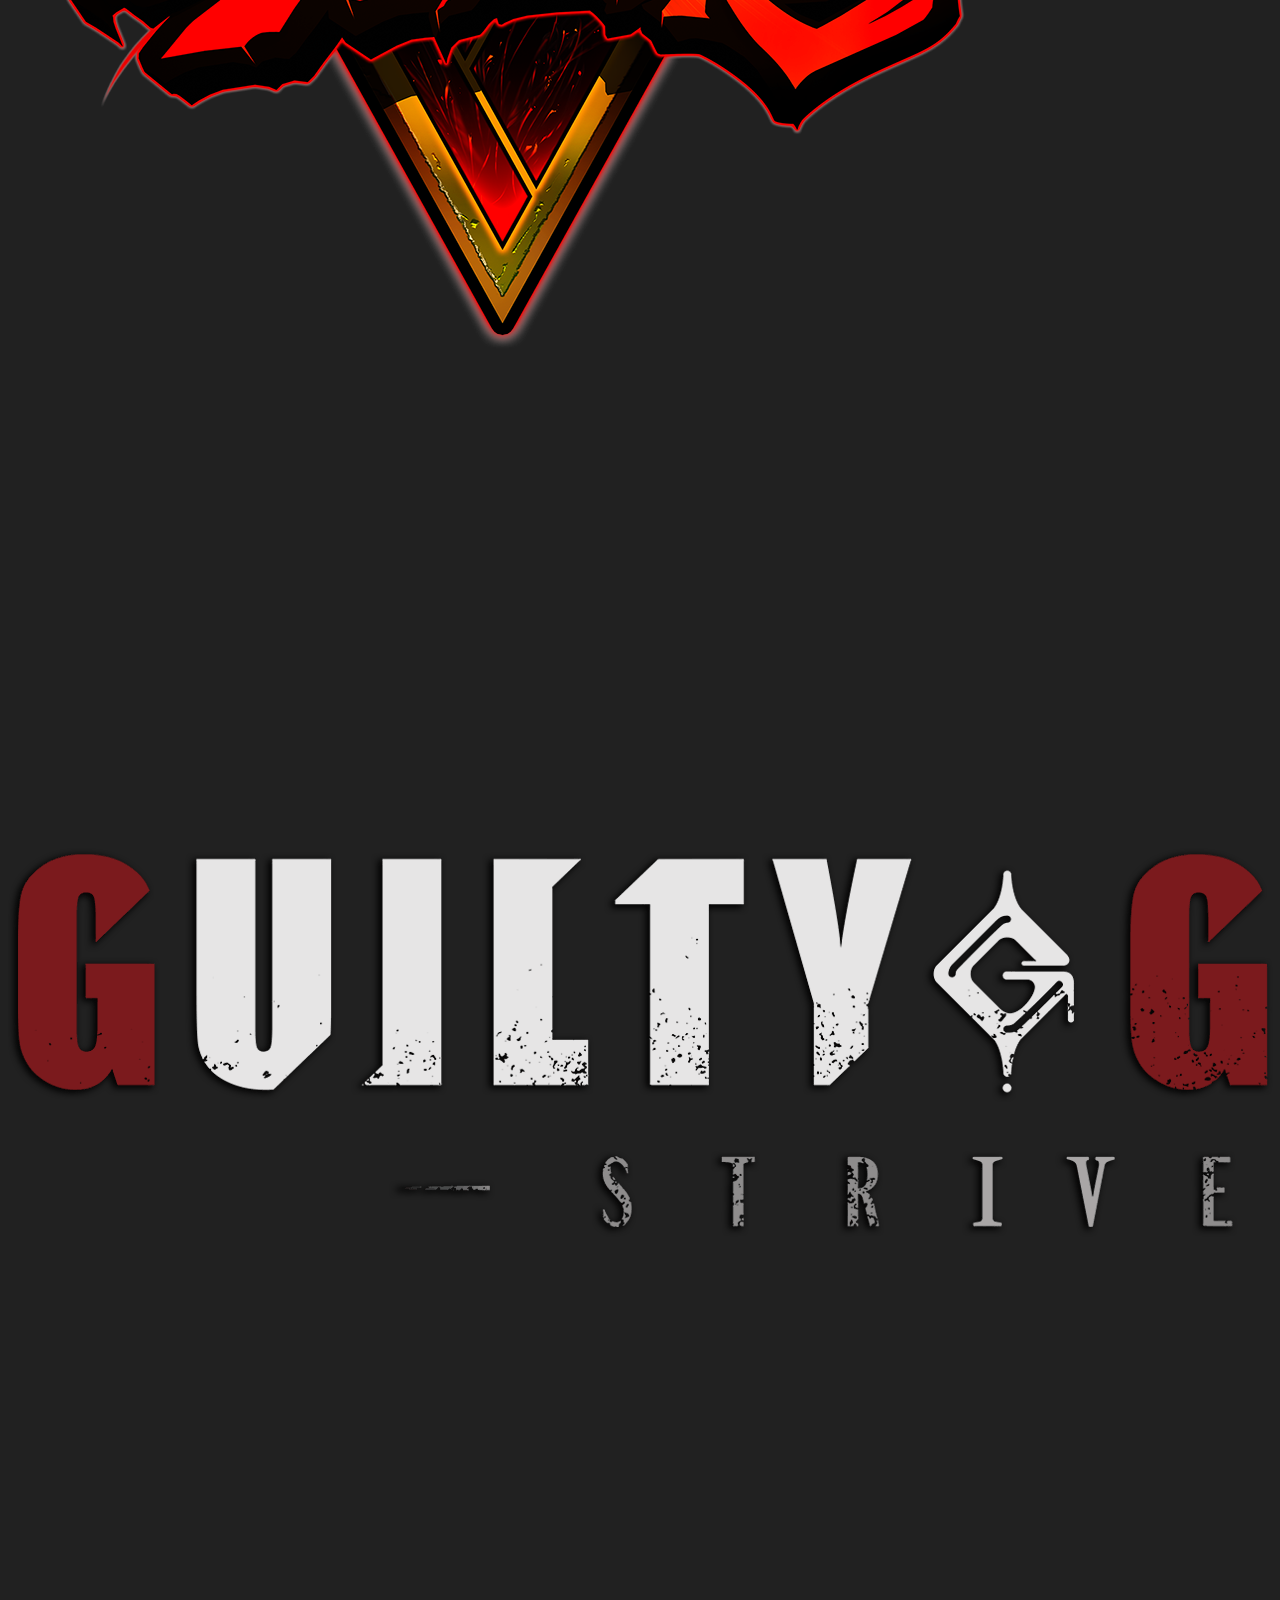
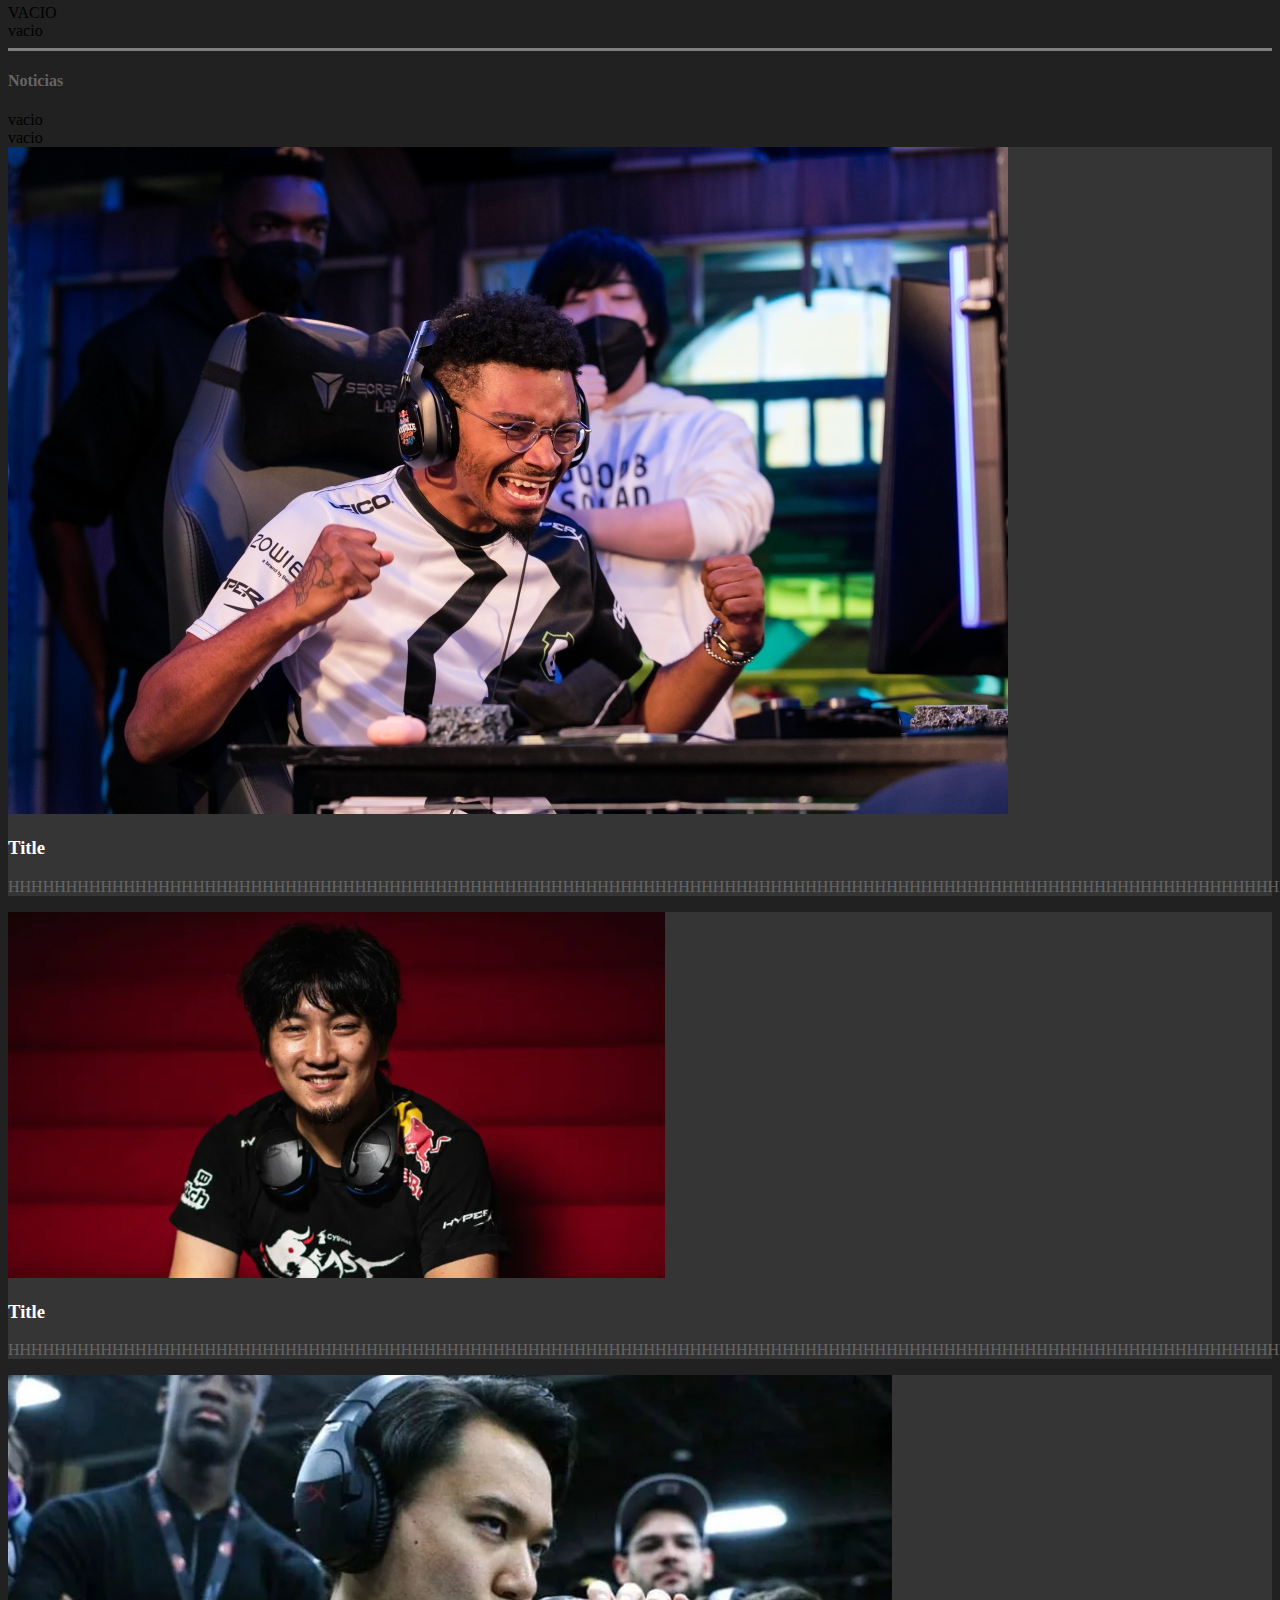
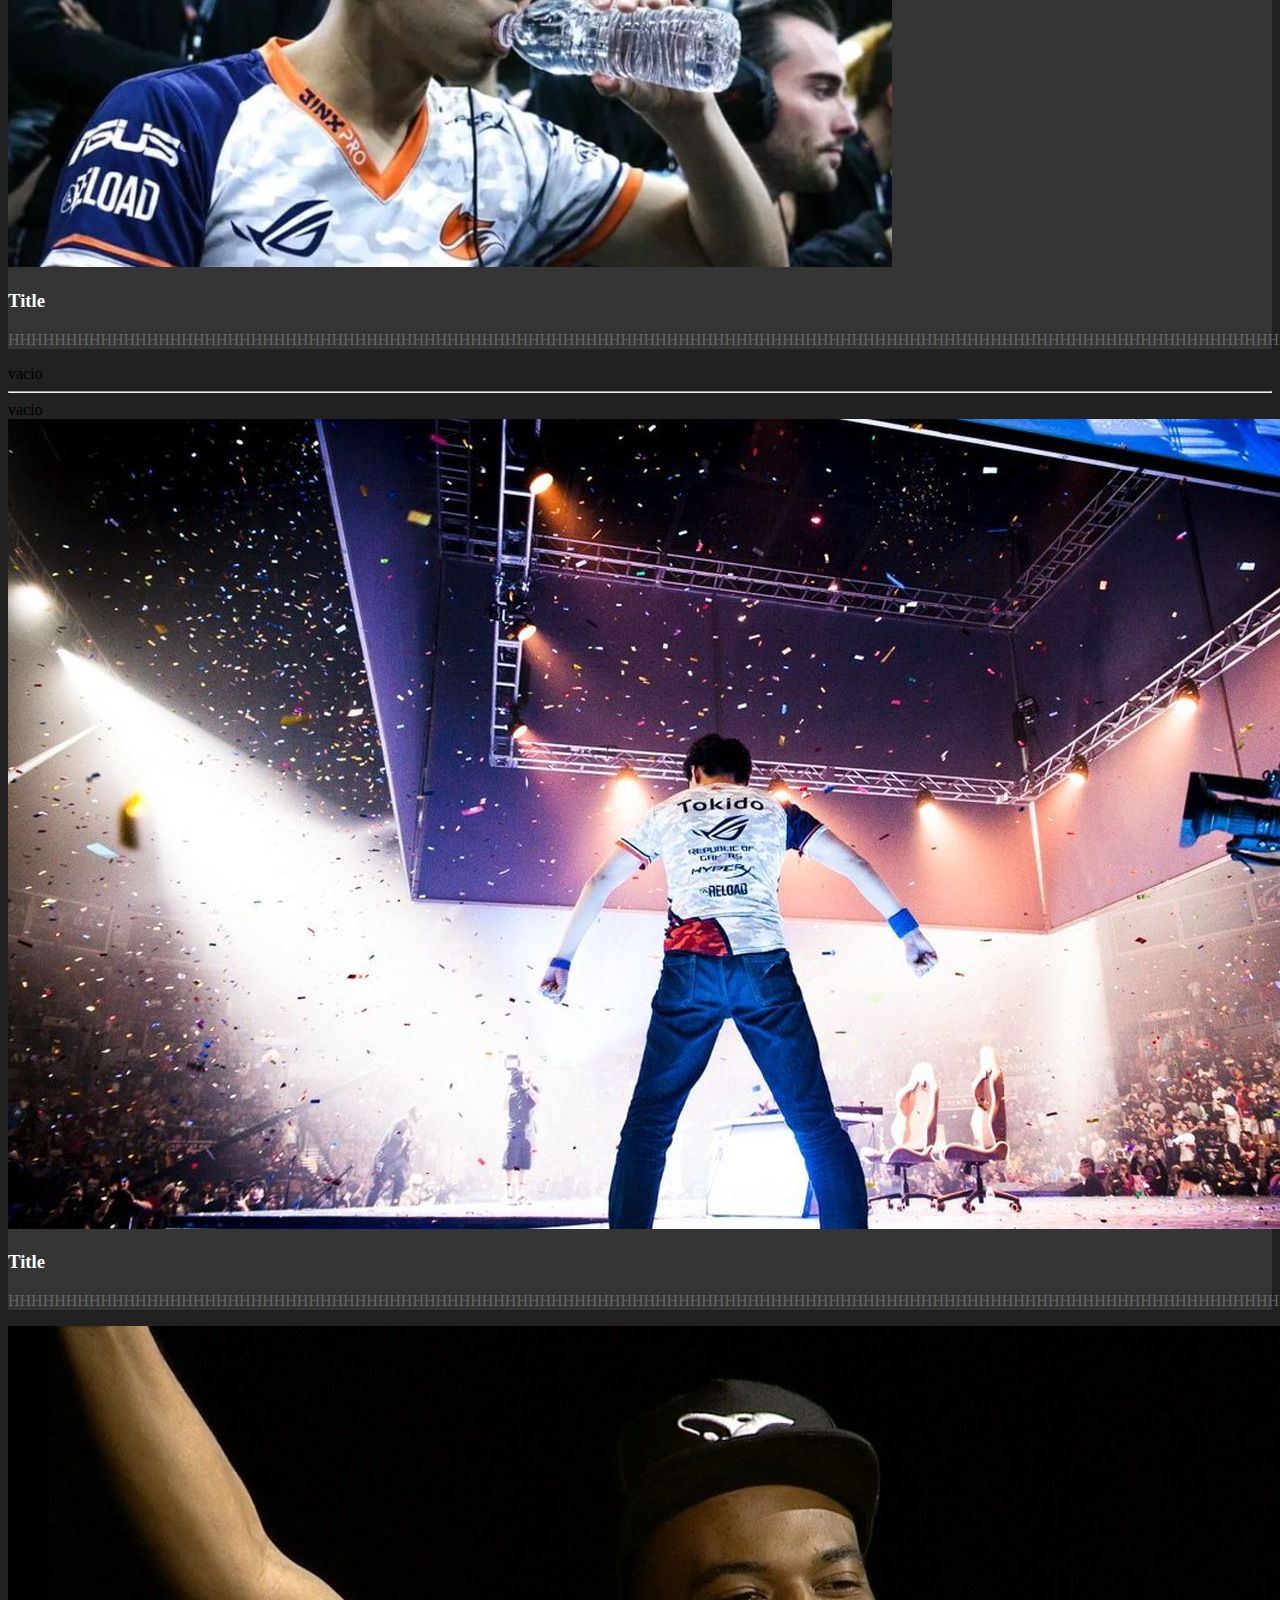
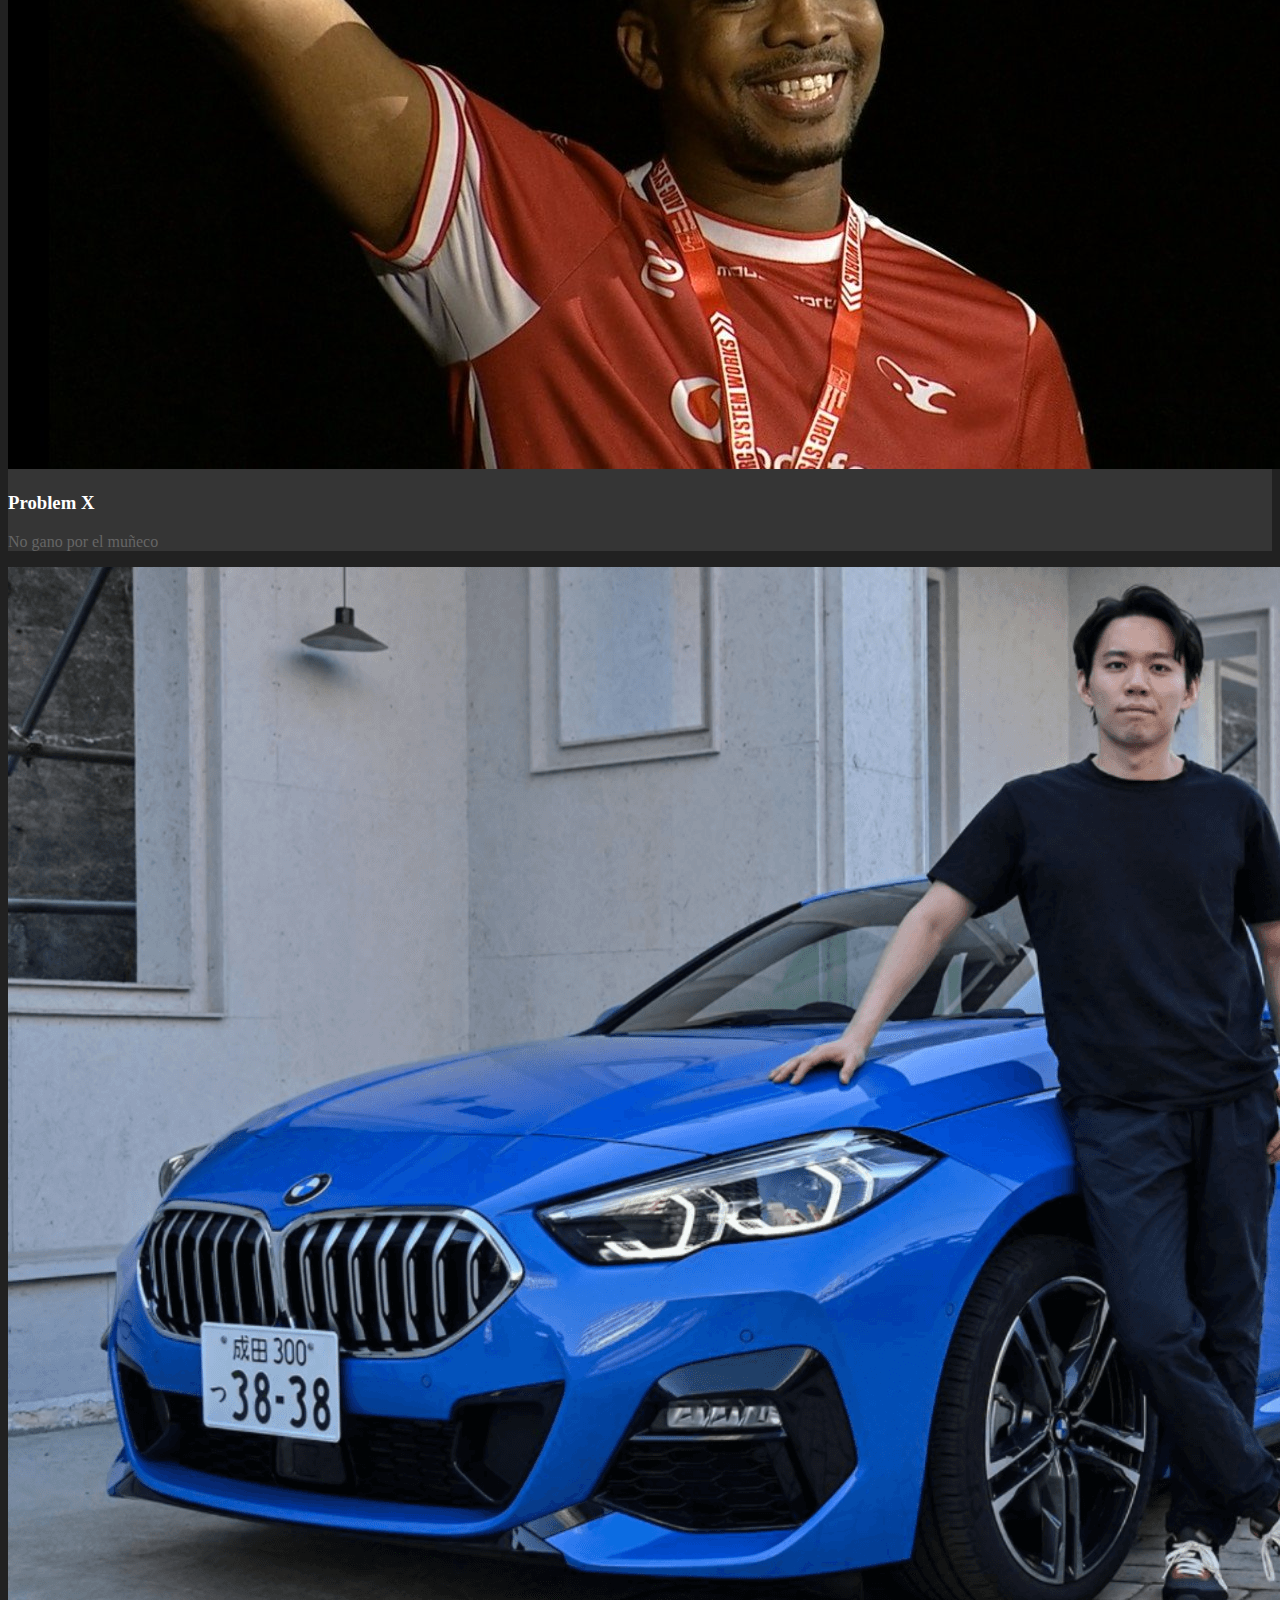
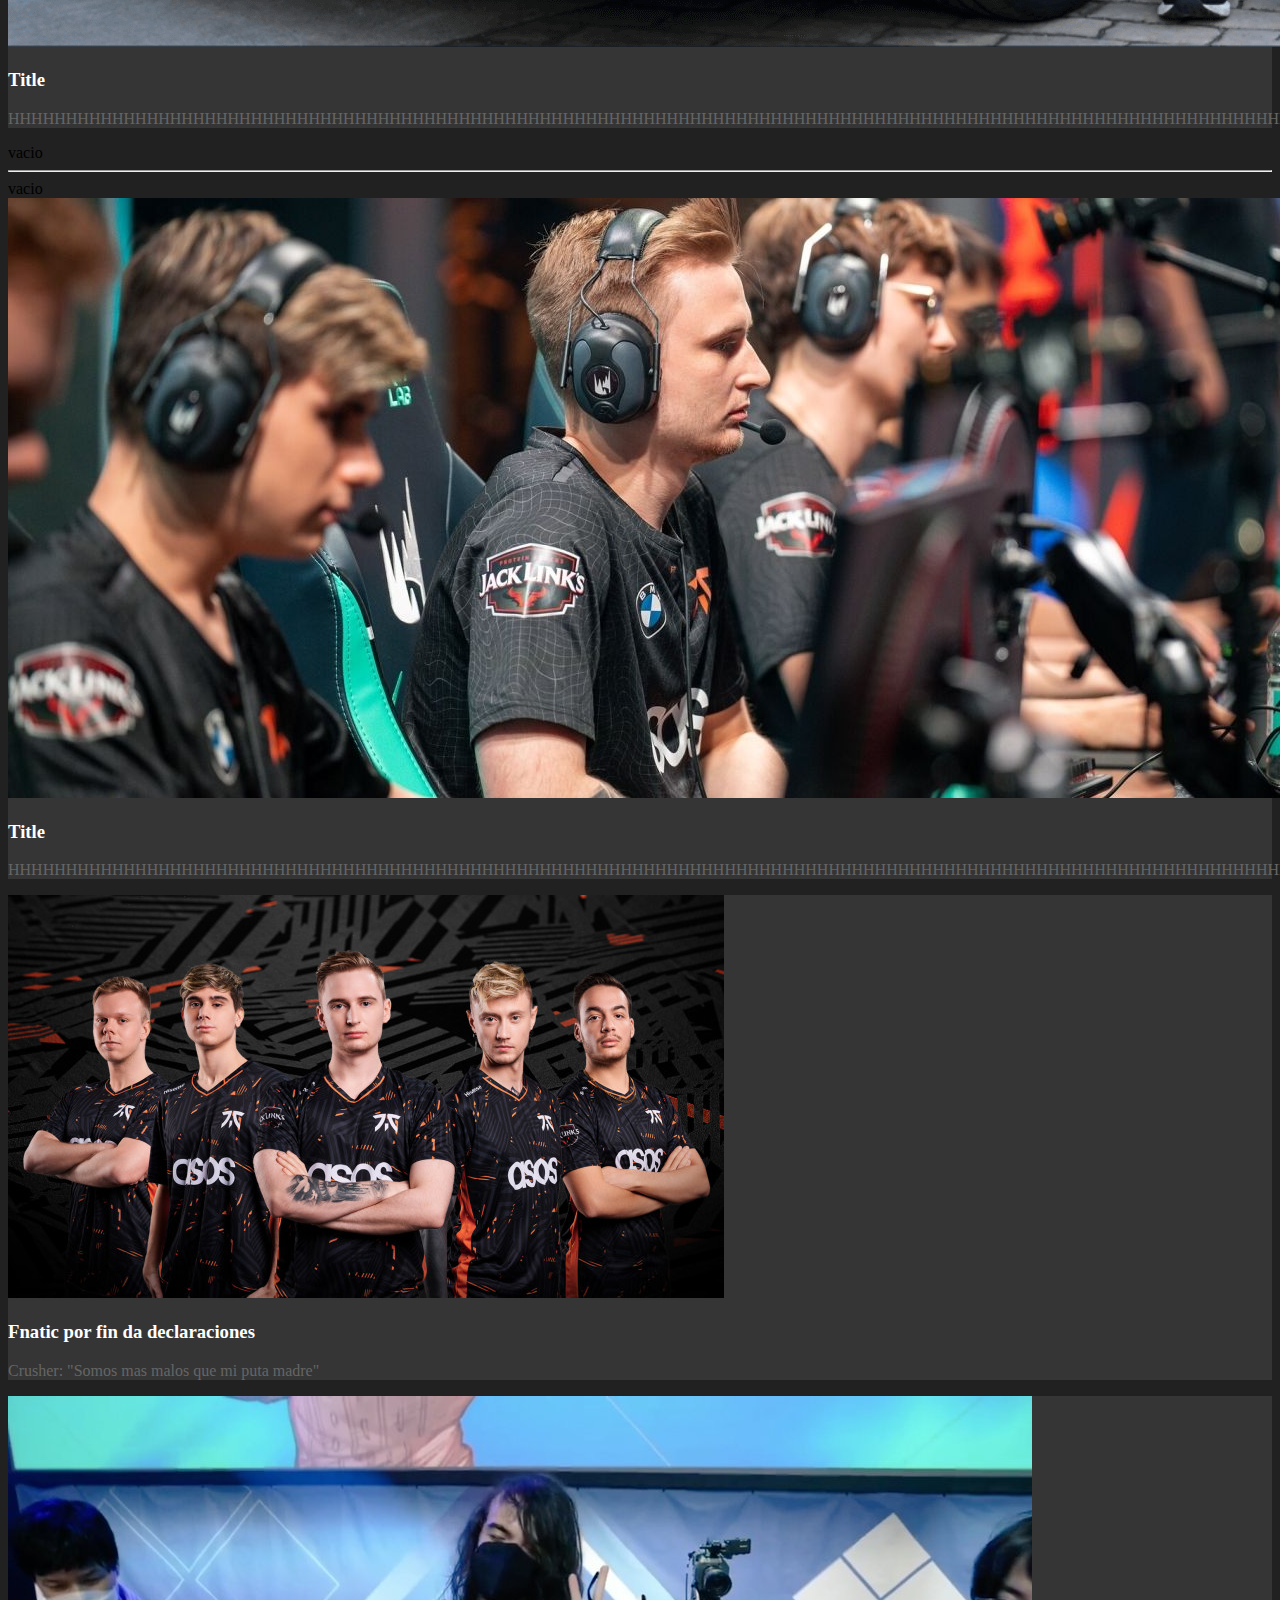
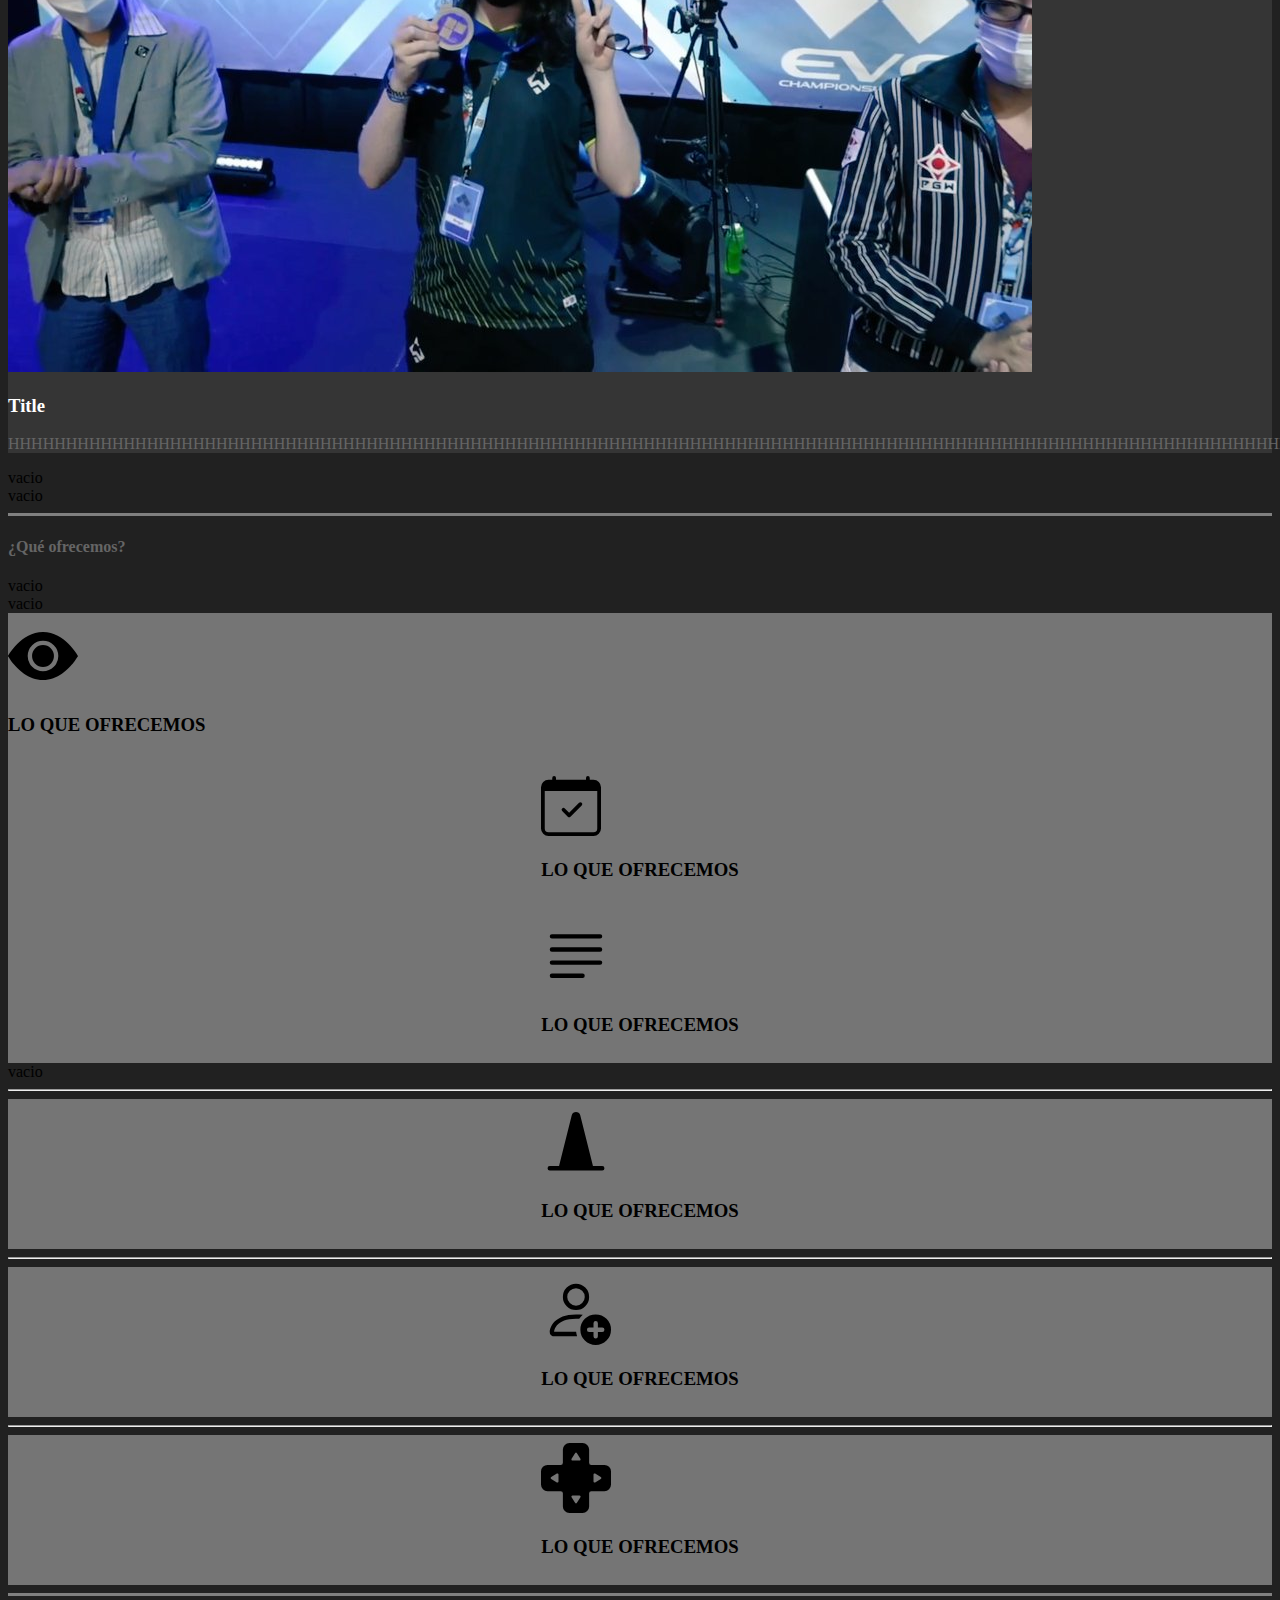
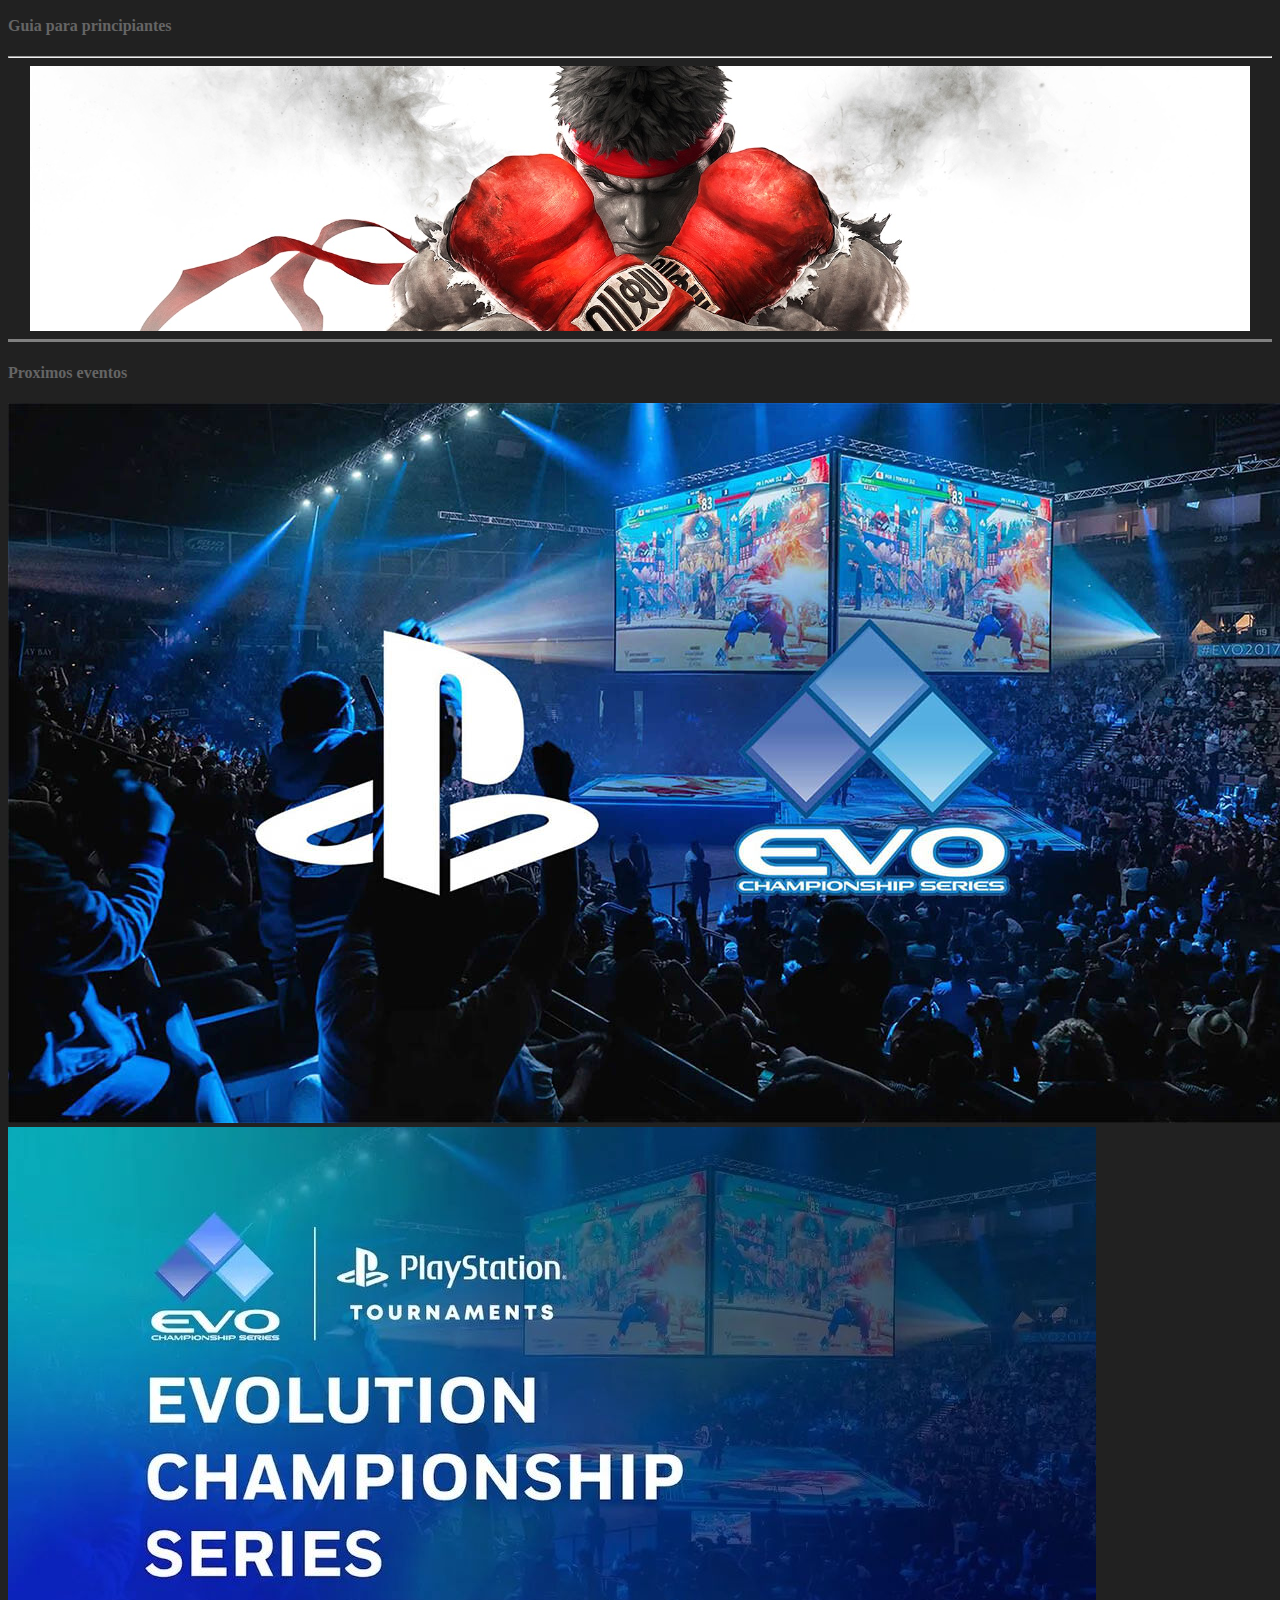
<file: index2.html>
<!DOCTYPE html>
<html lang="en">

<head>
  <meta charset="UTF-8">
  <meta http-equiv="X-UA-Compatible" content="IE=edge">
  <meta name="viewport" content="width=device-width, initial-scale=1.0">
  <title>INDEX ARREGLADO</title>
  <link href="https://cdn.jsdelivr.net/npm/bootstrap@5.3.0-alpha1/dist/css/bootstrap.min.css" rel="stylesheet"
    integrity="sha384-GLhlTQ8iRABdZLl6O3oVMWSktQOp6b7In1Zl3/Jr59b6EGGoI1aFkw7cmDA6j6gD" crossorigin="anonymous">
  <link rel="stylesheet" href="index.css">
  <link rel="preconnect" href="https://fonts.googleapis.com">
  <link rel="preconnect" href="https://fonts.gstatic.com" crossorigin>
  <link href="https://fonts.googleapis.com/css2?family=Fjalla+One&display=swap" rel="stylesheet">
</head>
<body>
  <div class="container-fluid">
    <div class="row">
      <div class="col-md-2">
      </div>
      <div class="col-md-8 justify-content-center">
        <a href="/">
          <img src="Imagenes/Logo_simple.png" width="90" height="90">
          </img>
        </a>
        <div id="junto">
          <a href="#" >inicio</a>
          <a href="#" >inicio</a>
          <a href="tienda.html" class="">inicio</a>
          <a href="galeria.html" class="">inicio</a>
          <a href="#" class="">inicio</a>
          <form class="form" role="search">
            <input type="search"  placeholder="Search...">
          </form>
            <button type="button" ><a href="login.html">Login</a></button>
            <button type="button" class=""><a href="registrar.html">sing-up</a></button>
        </div>
      </div>
      <div class="col-md-2">
      </div>
    </div>
    <div class="row">
      <div class="col-md-12">
        <h1 class="display-2 text-center">ELIGE TU JUEGO</h1>
      </div>
    </div>
    <div class="row">
      <div class="col-md-3">
        VACIO
      </div>
      <div class="col-md-2">
        <img src="Imagenes/1.png" class="img-fluid">
      </div>
      <div class="col-md-2">
        <img src="Imagenes/2.png" class="img-fluid">
      </div>
      <div class="col-md-2">
        <img src="Imagenes/3.png" class="img-fluid">
      </div>
      <div class="col-md-3">
        VACIO
      </div>
    </div>
    <div class="row">
      <div class="col-md-3">
        VACIO
      </div>
      <div class="col-md-2">
        <img src="Imagenes/4.png" class="img-fluid">
      </div>
      <div class="col-md-2">
        <img src="Imagenes/6.png" class="img-fluid">
      </div>
      <div class="col-md-2">
        <img src="Imagenes/5.png" class="img-fluid">
      </div>
      <div class="col-md-3">
        VACIO
      </div>
    </div>
    <div class="row">
      <div class="col-md-3">
        vacio
      </div>
      <div class="col-md-6">
        <hr id="separador">
        <h4>Noticias</h4>
      </div>
      <div class="col-md-3">
        vacio
      </div>
    </div>
    <div class="row">
      <div class="col-md-3">
        vacio
      </div>
      <div class="col-md-2">
        <div class="card text-start">
          <img class="card-img-top" src="Imagenes/Punk.jpg" alt="Title">
          <div class="card-body">
            <h3 class="card-title">Title</h4>
              <p class="card-text">
                HHHHHHHHHHHHHHHHHHHHHHHHHHHHHHHHHHHHHHHHHHHHHHHHHHHHHHHHHHHHHHHHHHHHHHHHHHHHHHHHHHHHHHHHHHHHHHHHHHHHHHHHHHHHHHHHHHHHH
              </p>
          </div>
        </div>
      </div>
      <div class="col-md-2">
        <div class="card text-start">
          <img class="card-img-top" src="Imagenes/d1.png" alt="Title">
          <div class="card-body">
            <h3 class="card-title">Title</h4>
              <p class="card-text">
                HHHHHHHHHHHHHHHHHHHHHHHHHHHHHHHHHHHHHHHHHHHHHHHHHHHHHHHHHHHHHHHHHHHHHHHHHHHHHHHHHHHHHHHHHHHHHHHHHHHHHHHHHHHHHHHHHHHHH
              </p>
          </div>
        </div>
      </div>
      <div class="col-md-2">
        <div class="card text-start">
          <img class="card-img-top" src="Imagenes/d2.png" alt="Title">
          <div class="card-body">
            <h3 class="card-title">Title</h4>
              <p class="card-text">
                HHHHHHHHHHHHHHHHHHHHHHHHHHHHHHHHHHHHHHHHHHHHHHHHHHHHHHHHHHHHHHHHHHHHHHHHHHHHHHHHHHHHHHHHHHHHHHHHHHHHHHHHHHHHHHHHHHHHH
              </p>
          </div>
        </div>
      </div>
      <div class="col-md-3">
        vacio
      </div>
    </div>
    <div class="row">
      <hr>
      <div class="col-md-3">
        vacio
      </div>
      <div class="col-md-2">
        <div class="card text-start">
          <img class="card-img-top" src="Imagenes/d4.jpg" alt="Title">
          <div class="card-body">
            <h3 class="card-title">Title</h4>
              <p class="card-text">
                HHHHHHHHHHHHHHHHHHHHHHHHHHHHHHHHHHHHHHHHHHHHHHHHHHHHHHHHHHHHHHHHHHHHHHHHHHHHHHHHHHHHHHHHHHHHHHHHHHHHHHHHHHHHHHHHHHHHH
              </p>
          </div>
        </div>
      </div>
      <div class="col-md-2">
        <div class="card text-start">
          <img class="card-img-top" src="Imagenes/d3.jpg" alt="Title">
          <div class="card-body">
            <h3 class="card-title">Problem X</h4>
              <p class="card-text">No gano por el muñeco</p>
          </div>
        </div>
      </div>
      <div class="col-md-2">
        <div class="card text-start">
          <img class="card-img-top" src="Imagenes/d5.png" alt="Title">
          <div class="card-body">
            <h3 class="card-title">Title</h4>
              <p class="card-text">
                HHHHHHHHHHHHHHHHHHHHHHHHHHHHHHHHHHHHHHHHHHHHHHHHHHHHHHHHHHHHHHHHHHHHHHHHHHHHHHHHHHHHHHHHHHHHHHHHHHHHHHHHHHHHHHHHHHHHH
              </p>
          </div>
        </div>
      </div>
      <div class="col-md-3">
        vacio
      </div>
    </div>
    <div class="row">
      <hr>
      <!--Mirar por si cambiarlo de sitio-->
      <div class="col-md-3">
        vacio
      </div>
      <div class="col-md-2">
        <div class="card text-start">
          <img class="card-img-top" src="Imagenes/d6.jpg" alt="Title">
          <div class="card-body">
            <h3 class="card-title">Title</h4>
              <p class="card-text">
                HHHHHHHHHHHHHHHHHHHHHHHHHHHHHHHHHHHHHHHHHHHHHHHHHHHHHHHHHHHHHHHHHHHHHHHHHHHHHHHHHHHHHHHHHHHHHHHHHHHHHHHHHHHHHHHHHHHHH
              </p>
          </div>
        </div>
      </div>
      <div class="col-md-2">
        <div class="card text-start">
          <img class="card-img-top" src="Imagenes/d9.jpg" alt="Title">
          <div class="card-body">
            <h3 class="card-title">Fnatic por fin da declaraciones</h4>
              <p class="card-text">Crusher: "Somos mas malos que mi puta madre"</p>
          </div>
        </div>
      </div>
      <div class="col-md-2">
        <div class="card text-start">
          <img class="card-img-top" src="Imagenes/d7.jpeg" alt="Title">
          <div class="card-body">
            <h3 class="card-title">Title</h4>
              <p class="card-text">
                HHHHHHHHHHHHHHHHHHHHHHHHHHHHHHHHHHHHHHHHHHHHHHHHHHHHHHHHHHHHHHHHHHHHHHHHHHHHHHHHHHHHHHHHHHHHHHHHHHHHHHHHHHHHHHHHHHHHH
              </p>
          </div>
        </div>
      </div>
      <div class="col-md-3">
        vacio
      </div>
    </div>
    <div class="row">
      <div class="col-md-3">
        vacio
      </div>
      <div class="col-md-6">
        <hr id="separador">
        <h4>¿Qué ofrecemos?</h4>
      </div>
      <div class="col-md-3">
        vacio
      </div>
    </div>
    <div class="row">
      <div class="col-md-3">
        vacio
      </div>
      <div class="col-md-2">
        <div class="container" id="rectangulo1">
          <div class="row">
            <div class="col-md-4">
              <svg id="affected" xmlns="http://www.w3.org/2000/svg" width="70" height="70" fill="currentColor"
                class="bi bi-eye-fill" viewBox="0 0 16 16">
                <path d="M10.5 8a2.5 2.5 0 1 1-5 0 2.5 2.5 0 0 1 5 0z" />
                <path d="M0 8s3-5.5 8-5.5S16 8 16 8s-3 5.5-8 5.5S0 8 0 8zm8 3.5a3.5 3.5 0 1 0 0-7 3.5 3.5 0 0 0 0 7z" />
              </svg>
            </div>
            <div class="col-md-8">
              <h3>LO QUE OFRECEMOS</h3>
            </div>
          </div>
        </div>
      </div>
      <div class="col-md-2">
        <div class="container" id="rectangulo2">
          <div class="row">
            <div class="col-md-4">
              <svg id="affected" xmlns="http://www.w3.org/2000/svg" width="60" height="60" fill="currentColor"
                class="bi bi-calendar-check" viewBox="0 0 16 16">
                <path
                  d="M10.854 7.146a.5.5 0 0 1 0 .708l-3 3a.5.5 0 0 1-.708 0l-1.5-1.5a.5.5 0 1 1 .708-.708L7.5 9.793l2.646-2.647a.5.5 0 0 1 .708 0z" />
                <path
                  d="M3.5 0a.5.5 0 0 1 .5.5V1h8V.5a.5.5 0 0 1 1 0V1h1a2 2 0 0 1 2 2v11a2 2 0 0 1-2 2H2a2 2 0 0 1-2-2V3a2 2 0 0 1 2-2h1V.5a.5.5 0 0 1 .5-.5zM1 4v10a1 1 0 0 0 1 1h12a1 1 0 0 0 1-1V4H1z" />
              </svg>
            </div>
            <div class="col-md-8">
              <h3>LO QUE OFRECEMOS</h3>
            </div>
          </div>
        </div>
      </div>
      <div class="col-md-2">
        <div class="container" id="rectangulo3">
          <div class="row">
            <div class="col-md-4">
              <svg id="affected" xmlns="http://www.w3.org/2000/svg" width="70" height="70" fill="currentColor"
                class="bi bi-justify-left" viewBox="0 0 16 16">
                <path fill-rule="evenodd"
                  d="M2 12.5a.5.5 0 0 1 .5-.5h7a.5.5 0 0 1 0 1h-7a.5.5 0 0 1-.5-.5zm0-3a.5.5 0 0 1 .5-.5h11a.5.5 0 0 1 0 1h-11a.5.5 0 0 1-.5-.5zm0-3a.5.5 0 0 1 .5-.5h11a.5.5 0 0 1 0 1h-11a.5.5 0 0 1-.5-.5zm0-3a.5.5 0 0 1 .5-.5h11a.5.5 0 0 1 0 1h-11a.5.5 0 0 1-.5-.5z" />
              </svg>
            </div>
            <div class="col-md-8">
              <h3>LO QUE OFRECEMOS</h3>
            </div>
          </div>
        </div>
      </div>
      <div class="col-md-3">
      </div>
    </div>
    <div class="row">
      <div class="col-md-3">
        vacio
      </div>
      <div class="col-md-2">
        <hr>
        <div class="container" id="rectangulo4">
          <div class="row">
            <div class="col-md-4">
              <svg id="affected" xmlns="http://www.w3.org/2000/svg" width="70" height="70" fill="currentColor" class="bi bi-cone" viewBox="0 0 16 16">
                <path d="M7.03 1.88c.252-1.01 1.688-1.01 1.94 0l2.905 11.62H14a.5.5 0 0 1 0 1H2a.5.5 0 0 1 0-1h2.125L7.03 1.88z"/>
              </svg>
            </div>
            <div class="col-md-8">
              <h3>LO QUE OFRECEMOS</h3>
            </div>
          </div>
        </div>
      </div>
      <div class="col-md-2">
        <hr>
        <div class="container" id="rectangulo5">
          <div class="row">
            <div class="col-md-4">
                <svg id="affected" xmlns="http://www.w3.org/2000/svg" width="70" height="70" fill="currentColor" class="bi bi-person-add" viewBox="0 0 16 16">
                  <path d="M12.5 16a3.5 3.5 0 1 0 0-7 3.5 3.5 0 0 0 0 7Zm.5-5v1h1a.5.5 0 0 1 0 1h-1v1a.5.5 0 0 1-1 0v-1h-1a.5.5 0 0 1 0-1h1v-1a.5.5 0 0 1 1 0Zm-2-6a3 3 0 1 1-6 0 3 3 0 0 1 6 0ZM8 7a2 2 0 1 0 0-4 2 2 0 0 0 0 4Z"/>
                  <path d="M8.256 14a4.474 4.474 0 0 1-.229-1.004H3c.001-.246.154-.986.832-1.664C4.484 10.68 5.711 10 8 10c.26 0 .507.009.74.025.226-.341.496-.65.804-.918C9.077 9.038 8.564 9 8 9c-5 0-6 3-6 4s1 1 1 1h5.256Z"/>
                </svg>
            </div>
            <div class="col-md-8">
              <h3>LO QUE OFRECEMOS</h3>
            </div>
          </div>
        </div>
      </div>
      <div class="col-md-2">
        <hr>
        <div class="container" id="rectangulo6">
          <div class="row">
            <div class="col-md-4">
              <svg id="affected" xmlns="http://www.w3.org/2000/svg" width="70" height="70" fill="currentColor" class="bi bi-dpad-fill" viewBox="0 0 16 16">
                <path d="M6.5 0A1.5 1.5 0 0 0 5 1.5v3a.5.5 0 0 1-.5.5h-3A1.5 1.5 0 0 0 0 6.5v3A1.5 1.5 0 0 0 1.5 11h3a.5.5 0 0 1 .5.5v3A1.5 1.5 0 0 0 6.5 16h3a1.5 1.5 0 0 0 1.5-1.5v-3a.5.5 0 0 1 .5-.5h3A1.5 1.5 0 0 0 16 9.5v-3A1.5 1.5 0 0 0 14.5 5h-3a.5.5 0 0 1-.5-.5v-3A1.5 1.5 0 0 0 9.5 0h-3Zm1.288 2.34a.25.25 0 0 1 .424 0l.799 1.278A.25.25 0 0 1 8.799 4H7.201a.25.25 0 0 1-.212-.382l.799-1.279Zm0 11.32-.799-1.277A.25.25 0 0 1 7.201 12H8.8a.25.25 0 0 1 .212.383l-.799 1.278a.25.25 0 0 1-.424 0Zm-4.17-4.65-1.279-.798a.25.25 0 0 1 0-.424l1.279-.799A.25.25 0 0 1 4 7.201V8.8a.25.25 0 0 1-.382.212Zm10.043-.798-1.278.799A.25.25 0 0 1 12 8.799V7.2a.25.25 0 0 1 .383-.212l1.278.799a.25.25 0 0 1 0 .424Z"/>
              </svg>
            </div>
            <div class="col-md-8">
              <h3>LO QUE OFRECEMOS</h3>
            </div>
          </div>
        </div>
      </div>
      <div class="col-md-3">
      </div>
    </div>
    <div class="row">
      <div class="col-md-3">

      </div>
      <div class="col-md-6">
        <hr id="separador">
        <h4>Guia para principiantes</h4>
      </div>
      <div class="col-md-3">

      </div>
    </div>
    <div class="row">
      <hr>
      <div class="col-md-3">
      </div>
      <div class="col-md-6" id="centrar">
        <img src="Imagenes/h5.png" class="img-fluid" id="guia" alt="">
      </div>
      <div class="col-md-3">
      </div>
    </div>
    
    <div class="row">
      <div class="col-md-3">

      </div>
      <div class="col-md-6">
        <hr id="separador">
        <h4>Proximos eventos</h4>
      </div>
      <div class="col-md-3">

      </div>
    </div>


    <div class="row">
      <div class="col-md-3">

      </div>
      <div class="col-md-3">
        <img src="Imagenes/t1.jpeg" class="img-fluid" alt="">
      </div>
      <div class="col-md-3">
        <img src="Imagenes/t2.jpg" class="img-fluid" alt="">
      </div>
      <div class="col-md-3">

      </div>
    </div>

    <div class="row">
      <div class="col-md-3">

      </div>
      <div class="col-md-3">
        <hr>
        <img src="Imagenes/t4.png" class="img-fluid" alt="">
      </div>
      <div class="col-md-3">
        <hr>
        <img src="Imagenes/t5.jpg" class="img-fluid" alt="">
      </div>
      <div class="col-md-3">

      </div>
    </div>

  <div class="row" id="footer">
    <div class="col-md-12"></div>
    <div class="row">
    <div class="col-md-3">

    </div>
    <div class="col-md-5">
      <span>© 2022 LEARN TO TECH Company, Inc</span>
      <p style="color: white; font-size:larger">Made by Javier Rodriguez Lopez</p>
    </div>
    <div class="col-md-1">
      <a  href="#" ><img src="Imagenes/i.png" class="bi" width="60" height="60"></img></a>
      <a  href="#" ><img src="Imagenes/t.png" class="bi" width="60" height="60"></img></a>
    </div>
    <div class="col-md-3">

    </div>
  </div>
  </div>
  

  <script src="https://cdn.jsdelivr.net/npm/bootstrap@5.3.0-alpha1/dist/js/bootstrap.bundle.min.js"
    integrity="sha384-w76AqPfDkMBDXo30jS1Sgez6pr3x5MlQ1ZAGC+nuZB+EYdgRZgiwxhTBTkF7CXvN"
    crossorigin="anonymous"></script>
</body>

</html>
</file>
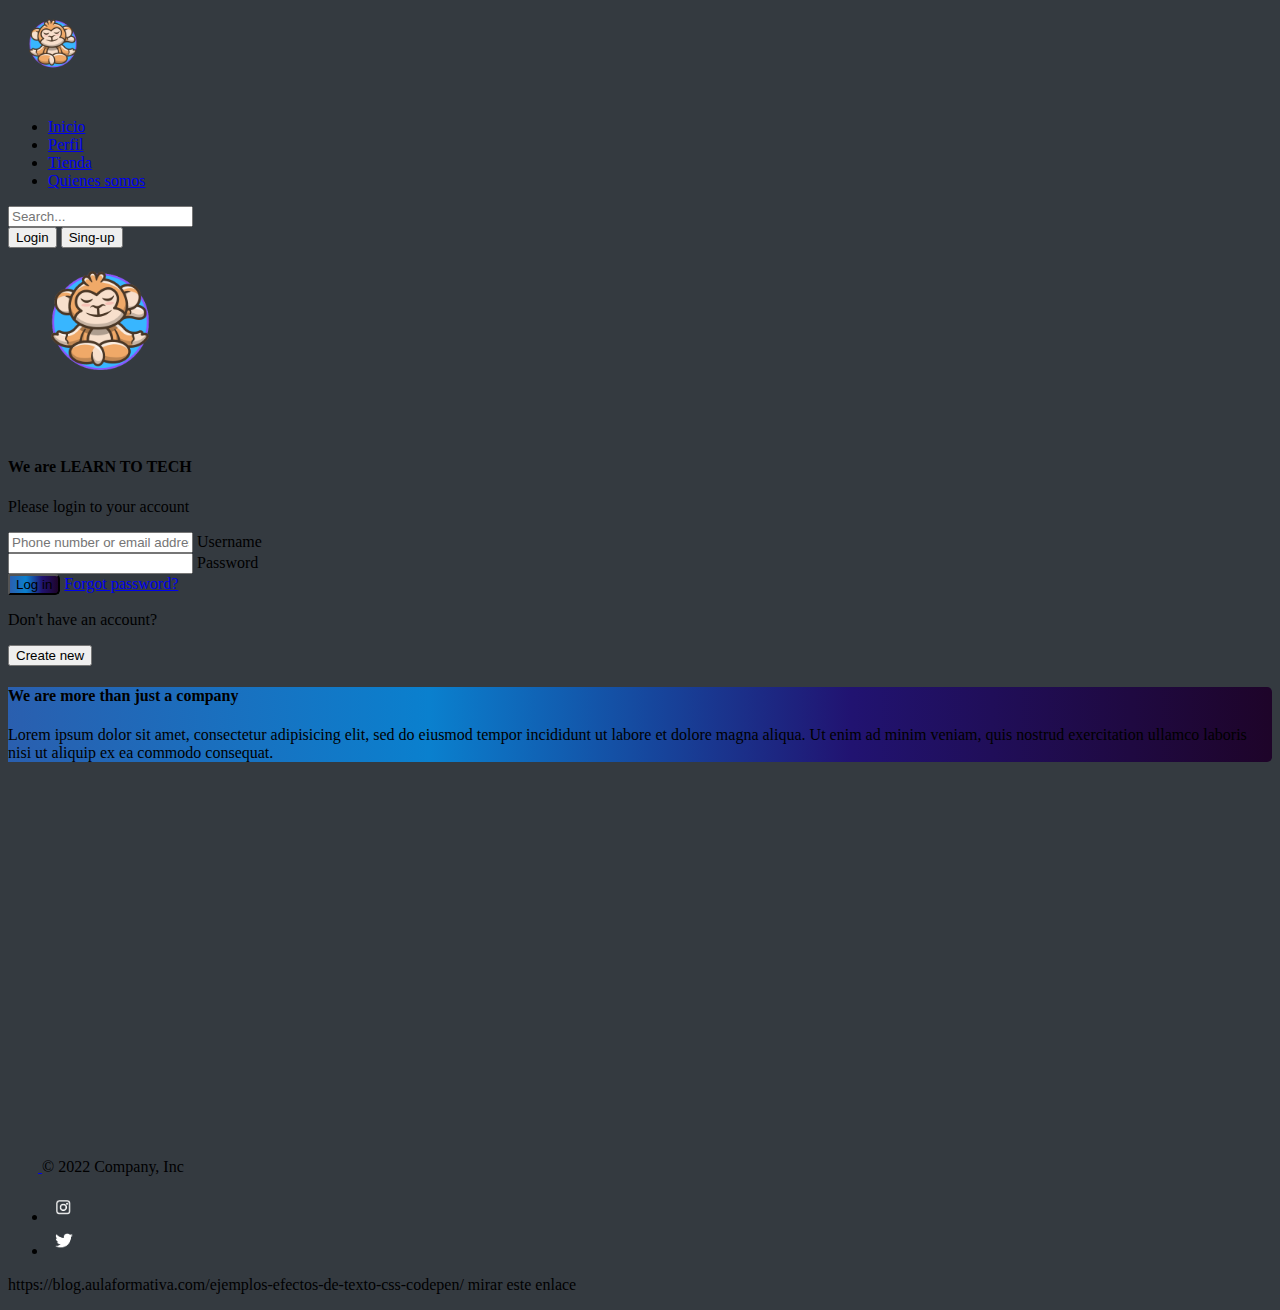
<file: login.html>
<!DOCTYPE html>
<html lang="en">
<head>
  <meta charset="UTF-8">
  <meta http-equiv="X-UA-Compatible" content="IE=edge">
  <meta name="viewport" content="width=device-width, initial-scale=1.0">
  <title>Document</title>
  <link href="https://cdn.jsdelivr.net/npm/bootstrap@5.3.0-alpha1/dist/css/bootstrap.min.css" rel="stylesheet" integrity="sha384-GLhlTQ8iRABdZLl6O3oVMWSktQOp6b7In1Zl3/Jr59b6EGGoI1aFkw7cmDA6j6gD" crossorigin="anonymous">
  <link rel="stylesheet" href="Style4.css">
</head>
<body>
  <header class="p-3 text-bg-dark">
    <div class="container">
      <div class="d-flex flex-wrap align-items-center justify-content-center justify-content-lg-start">
        <a href="/" class="d-flex align-items-left mb-2 mb-lg-0 text-white text-decoration-none">
          <img src="Imagenes/Logo_simple.png" class="bi me-2" width="90" height="90" role="img" aria-label="Bootstrap"><use xlink:href="#bootstrap"></use></img>
        </a>

        <ul class="nav col-12 col-lg-auto me-lg-auto mb-2 justify-content-center mb-md-0">
          <li><a href="#" class="nav-link px-2 text-secondary">Inicio</a></li>
          <li><a href="#" class="nav-link px-2 text-white">Perfil</a></li>
          <li><a href="tienda.html" class="nav-link px-2 text-white">Tienda</a></li>
          <li><a href="#" class="nav-link px-2 text-white">Quienes somos</a></li>
        </ul>

        <form class="col-12 col-lg-auto mb-3 mb-lg-0 me-lg-3" role="search">
          <input type="search" class="form-control form-control-dark text-bg-dark" placeholder="Search..." aria-label="Search">
        </form>

        <div class="text-end">
          <button type="button" class="btn btn-outline-light me-2">Login</button>
          <button type="button" class="btn btn-dark btn-outline-light">Sing-up</button>
        </div>
      </div>
    </div>
  </header>
  <section class="h-100 gradient-form" style="background-color: #343a40;">
    <div class="container py-5 h-100">
      <div class="row d-flex justify-content-center align-items-center h-100">
        <div class="col-xl-10">
          <div class="card rounded-3 text-black">
            <div class="row g-0">
              <div class="col-lg-6">
                <div class="card-body p-md-5 mx-md-4">
  
                  <div class="text-center">
                    <img src="Imagenes/Logo_simple.png"
                      style="width: 185px;" alt="logo">
                    <h4 class="mt-1 mb-5 pb-1">We are LEARN TO TECH</h4>
                  </div>
  
                  <form>
                    <p>Please login to your account</p>
  
                    <div class="form-outline mb-4">
                      <input type="email" id="form2Example11" class="form-control"
                        placeholder="Phone number or email address" />
                      <label class="form-label" for="form2Example11">Username</label>
                    </div>
  
                    <div class="form-outline mb-4">
                      <input type="password" id="form2Example22" class="form-control" />
                      <label class="form-label" for="form2Example22">Password</label>
                    </div>
  
                    <div class="text-center pt-1 mb-5 pb-1">
                      <button class="btn btn-primary btn-block fa-lg gradient-custom-2 mb-3" type="button">Log
                        in</button>
                      <a class="text-muted" href="#!">Forgot password?</a>
                    </div>
  
                    <div class="d-flex align-items-center justify-content-center pb-4">
                      <p class="mb-0 me-2">Don't have an account?</p>
                      <button type="button" class="btn btn-outline-danger">Create new</button>
                    </div>
  
                  </form>
  
                </div>
              </div>
              <div class="col-lg-6 d-flex align-items-center gradient-custom-2">
                <div class="text-white px-3 py-4 p-md-5 mx-md-4">
                  <h4 class="mb-4">We are more than just a company</h4>
                  <p class="small mb-0">Lorem ipsum dolor sit amet, consectetur adipisicing elit, sed do eiusmod
                    tempor incididunt ut labore et dolore magna aliqua. Ut enim ad minim veniam, quis nostrud
                    exercitation ullamco laboris nisi ut aliquip ex ea commodo consequat.</p>
                </div>
              </div>
            </div>
          </div>
        </div>
      </div>
    </div>
  </section>
  <div class="container">
    <footer class="d-flex flex-wrap justify-content-between align-items-center py-3 my-4">
      <div class="col-md-4 d-flex align-items-center text-white">
        <a href="/" class="mb-3 me-2 mb-md-0 text-muted text-decoration-none lh-1">
          <svg class="bi" width="30" height="24"><use xlink:href="#bootstrap"></use></svg>
        </a>
        <span class="mb-3 mb-md-0 text-white">© 2022 Company, Inc</span>
      </div>
      <ul class="nav col-md-4 justify-content-end list-unstyled d-flex">
        <li class="ms-3"><a class="text-muted" href="#"><img src="Imagenes/i.png" class="bi" width="30" height="30"><use xlink:href="#twitter"></use></img></a></li>
        <li class="ms-3"><a class="text-muted" href="#"><img src="Imagenes/t.png" class="bi" width="30" height="30"><use xlink:href="#instagram"></use></img></a></li>
      </ul>
    </footer>
  </div>
    <script src="https://cdn.jsdelivr.net/npm/bootstrap@5.3.0-alpha1/dist/js/bootstrap.bundle.min.js" integrity="sha384-w76AqPfDkMBDXo30jS1Sgez6pr3x5MlQ1ZAGC+nuZB+EYdgRZgiwxhTBTkF7CXvN" crossorigin="anonymous"></script>
    <p>https://blog.aulaformativa.com/ejemplos-efectos-de-texto-css-codepen/ mirar este enlace</p>
  </body>
  </html>
</file>
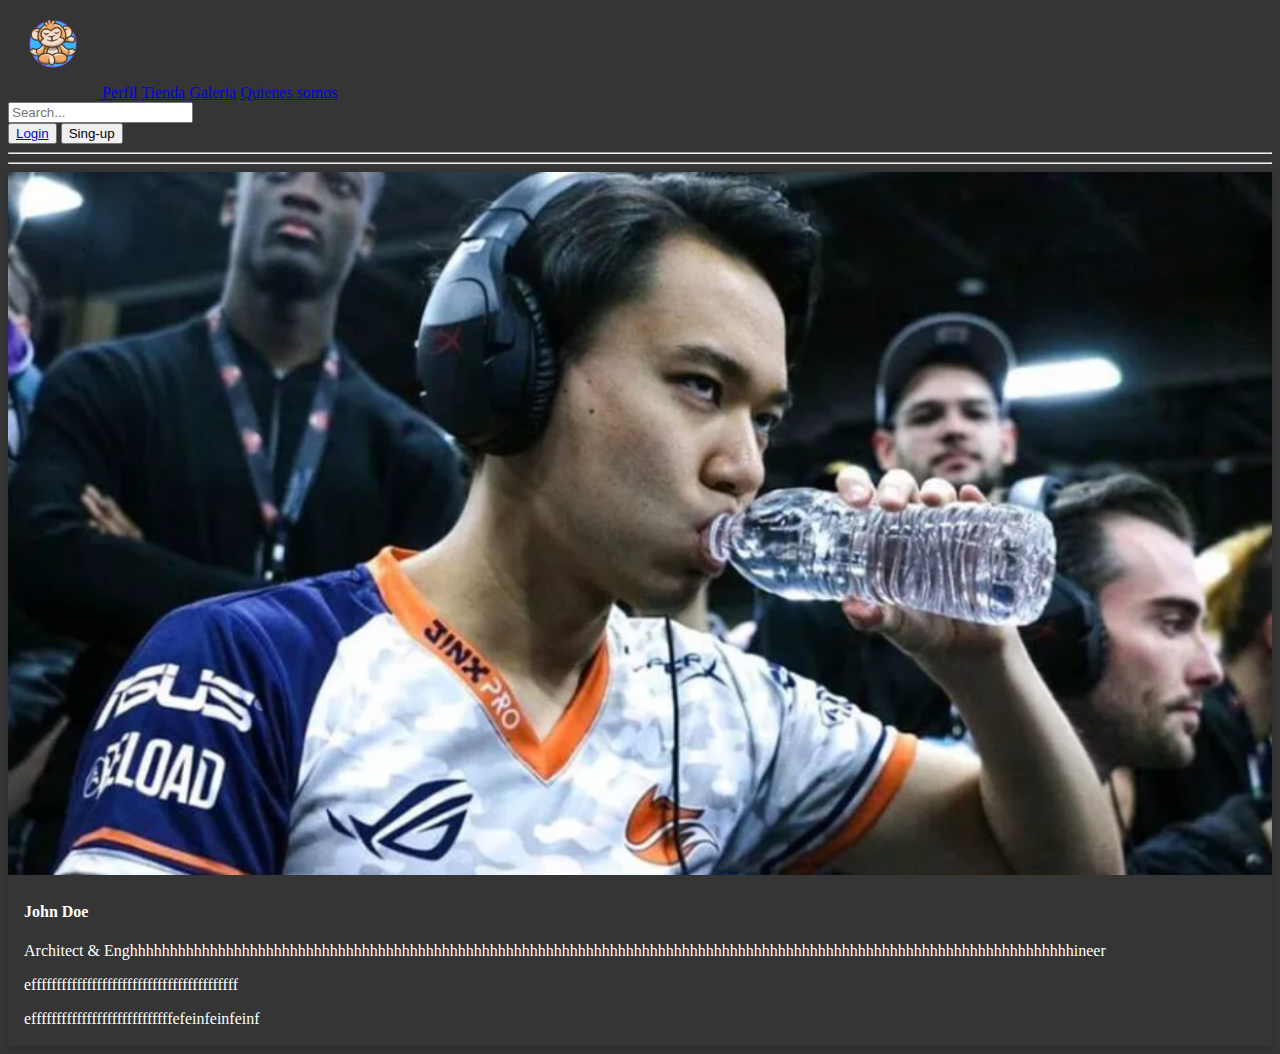
<file: pruebacarta.html>
<!DOCTYPE html>
<html lang="en">
<head>
  <meta charset="UTF-8">
  <meta http-equiv="X-UA-Compatible" content="IE=edge">
  <meta name="viewport" content="width=device-width, initial-scale=1.0">
  <title>Document</title>
  <link href="https://cdn.jsdelivr.net/npm/bootstrap@5.3.0-alpha1/dist/css/bootstrap.min.css" rel="stylesheet"
  integrity="sha384-GLhlTQ8iRABdZLl6O3oVMWSktQOp6b7In1Zl3/Jr59b6EGGoI1aFkw7cmDA6j6gD" crossorigin="anonymous">
  <link rel="stylesheet" href="card.css">
</head>
<body>
  <div class="row" id="header">
    <div class="col-md-2">
      </div>
      
      <header>
        <div class="col-md-6">
            <a href="/" class="">
              <img src="Imagenes/Logo_simple.png" class="" width="90" height="90"></img>
            </a>
              <a href="#" class="nav-link px-2 text-white">Perfil</a>
              <a href="tienda.html" class="nav-link px-2 text-white">Tienda</a>
              <a href="galeria.html" class="nav-link px-2 text-white">Galeria</a>
              <a href="#" class="nav-link px-2 text-white">Quienes somos</a>
            
            <form class="" role="search">
              <input type="search" class="" placeholder="Search..."
                aria-label="Search">
            </form>
            </div>
            <div class="col-md-2">
              <button type="button" ><a href="login.html">Login</a></button>
              <button type="button">Sing-up</button>
            </div>
          
        
        
      </header>
      <div class="col-md-2">
      </div>
  <hr>
  <hr>
  <div class="carta">
    <img src="Imagenes/d2.png" alt="Avatar" style="width:100%">
    <div class="container">
      <h4><b>John Doe</b></h4>
      <p>Architect & Enghhhhhhhhhhhhhhhhhhhhhhhhhhhhhhhhhhhhhhhhhhhhhhhhhhhhhhhhhhhhhhhhhhhhhhhhhhhhhhhhhhhhhhhhhhhhhhhhhhhhhhhhhhhhhhhhhhhhhhineer</p>
      <p>efffffffffffffffffffffffffffffffffffffffff</p>
      <p>effffffffffffffffffffffffffffefeinfeinfeinf</p>
    </div>
  </div>


  <script src="https://cdn.jsdelivr.net/npm/bootstrap@5.3.0-alpha1/dist/js/bootstrap.bundle.min.js"
  integrity="sha384-w76AqPfDkMBDXo30jS1Sgez6pr3x5MlQ1ZAGC+nuZB+EYdgRZgiwxhTBTkF7CXvN"
  crossorigin="anonymous"></script>
</body>
</html>
</file>
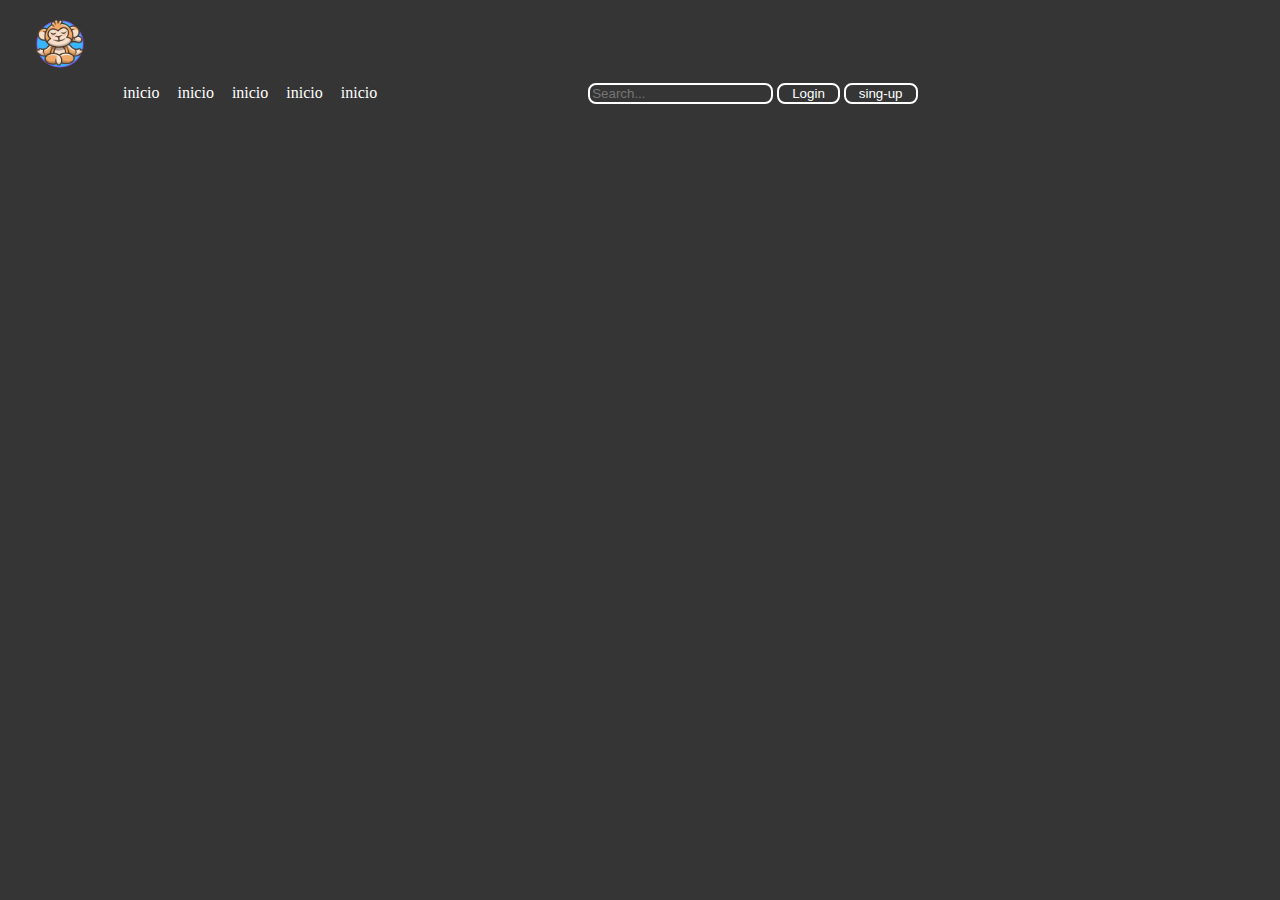
<file: pruebaheader.html>
<!DOCTYPE html>
<html lang="en">
<head>
  <meta charset="UTF-8">
  <meta http-equiv="X-UA-Compatible" content="IE=edge">
  <meta name="viewport" content="width=device-width, initial-scale=1.0">
  <title>header</title>
  <link href="https://cdn.jsdelivr.net/npm/bootstrap@5.3.0-alpha1/dist/css/bootstrap.min.css" rel="stylesheet"
  integrity="sha384-GLhlTQ8iRABdZLl6O3oVMWSktQOp6b7In1Zl3/Jr59b6EGGoI1aFkw7cmDA6j6gD" crossorigin="anonymous">
  <link rel="stylesheet" href="header.css">
</head>
<body>
  <div class="container-fluid">
    <div class="row">
      <div class="col-md-2">
      </div>
      <div class="col-md-8">
        <a href="/">
          <img src="Imagenes/Logo_simple.png" width="90" height="90">
          </img>
        </a>
        <div id="junto">
          <a href="#" >inicio</a>
          <a href="#" >inicio</a>
          <a href="tienda.html" class="">inicio</a>
          <a href="galeria.html" class="">inicio</a>
          <a href="#" class="">inicio</a>
          <form class="form" role="search">
            <input type="search"  placeholder="Search...">
          </form>
          
            <button type="button" ><a href="login.html">Login</a></button>
            <button type="button" class=""><a href="registrar.html">sing-up</a></button>
          
        </div>
      </div>
      
  
      
      <div class="col-md-2">
      </div>
    </div>
  </div>



  <script src="https://cdn.jsdelivr.net/npm/bootstrap@5.3.0-alpha1/dist/js/bootstrap.bundle.min.js"
  integrity="sha384-w76AqPfDkMBDXo30jS1Sgez6pr3x5MlQ1ZAGC+nuZB+EYdgRZgiwxhTBTkF7CXvN"
  crossorigin="anonymous"></script>
</body>
</html>
</file>
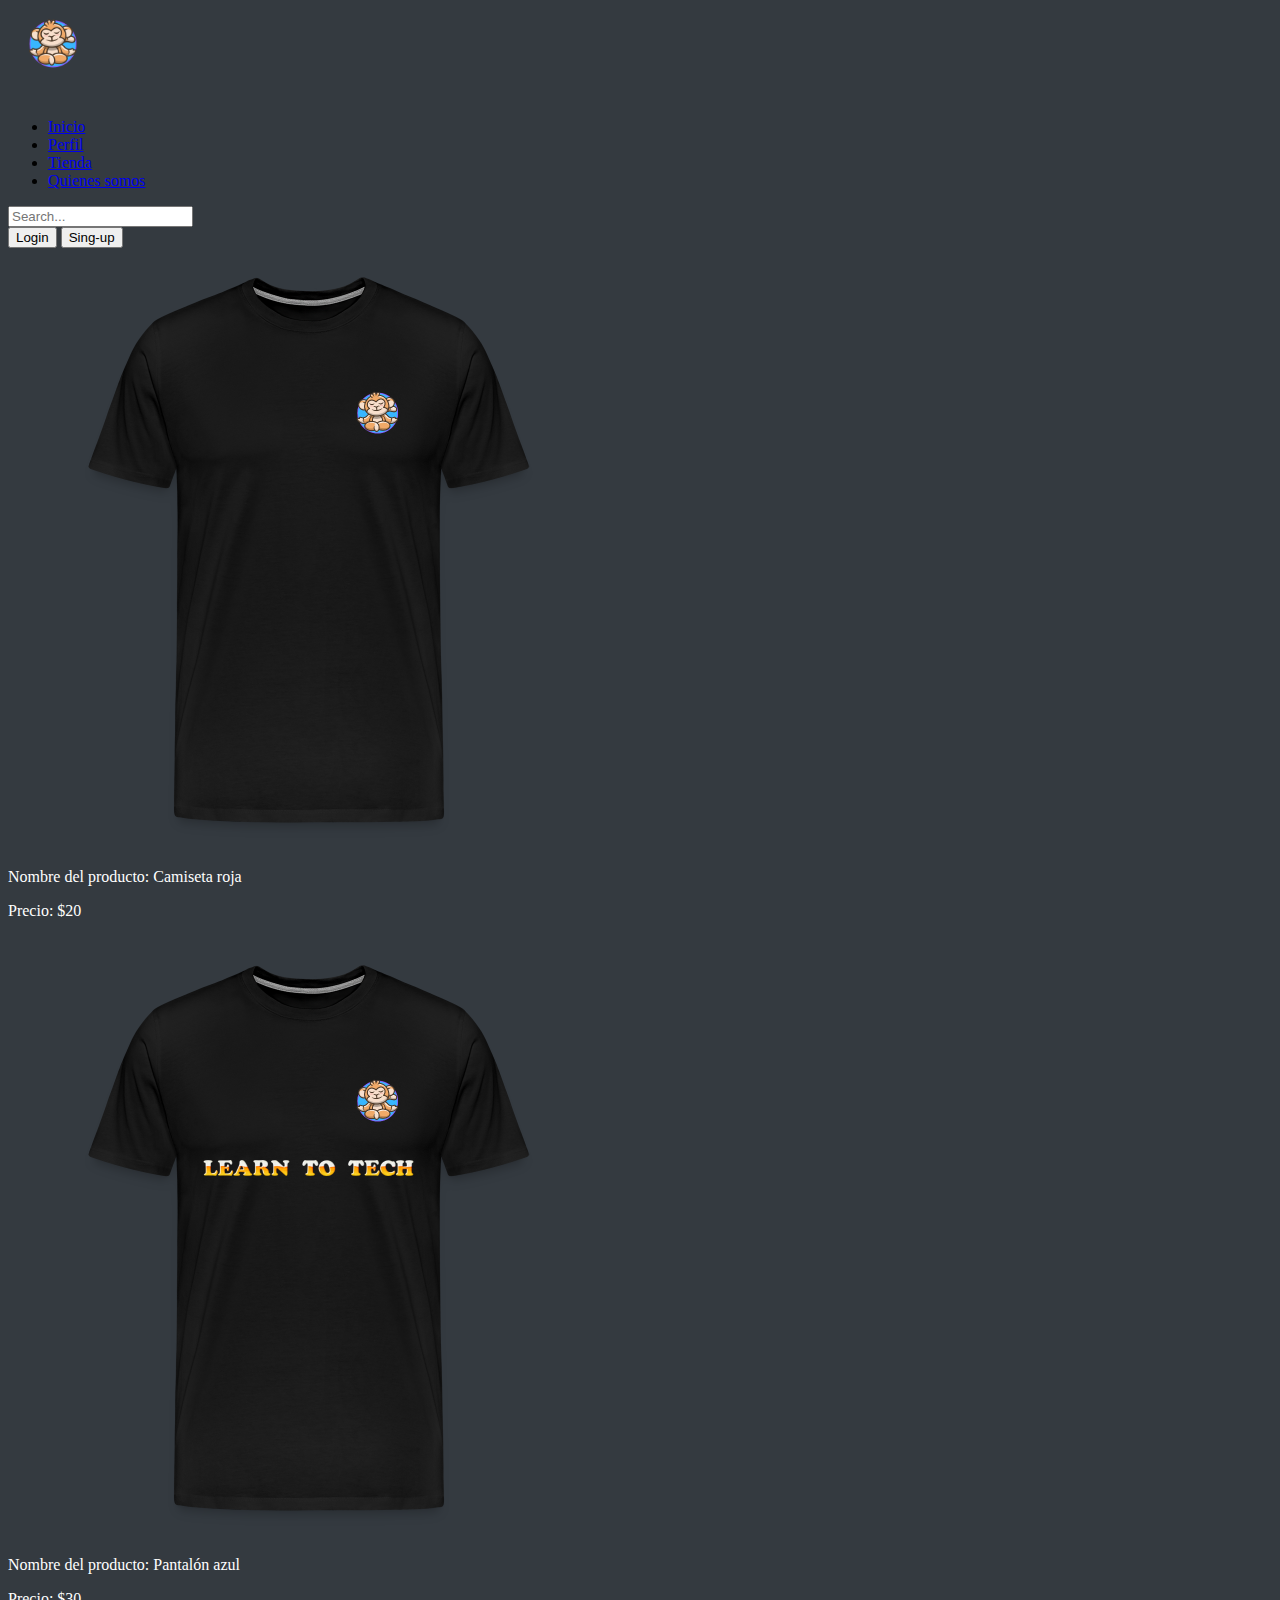
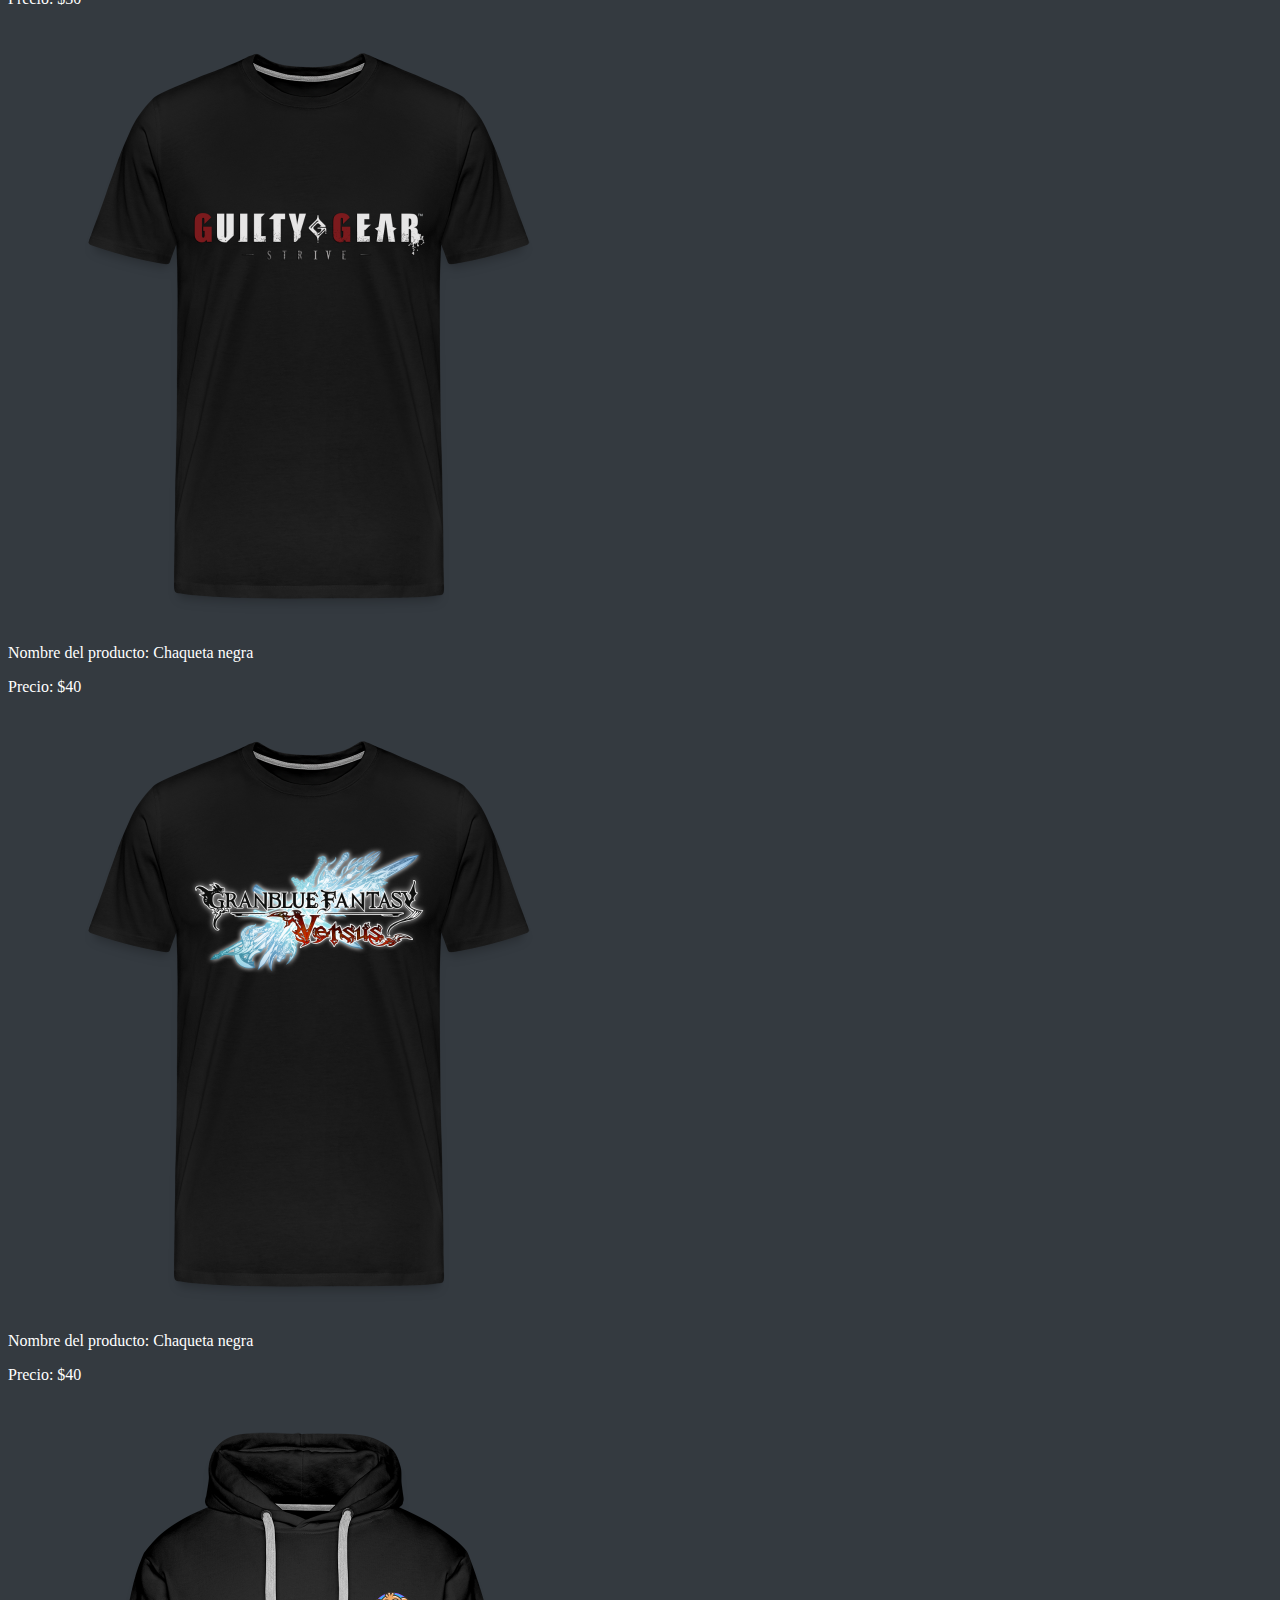
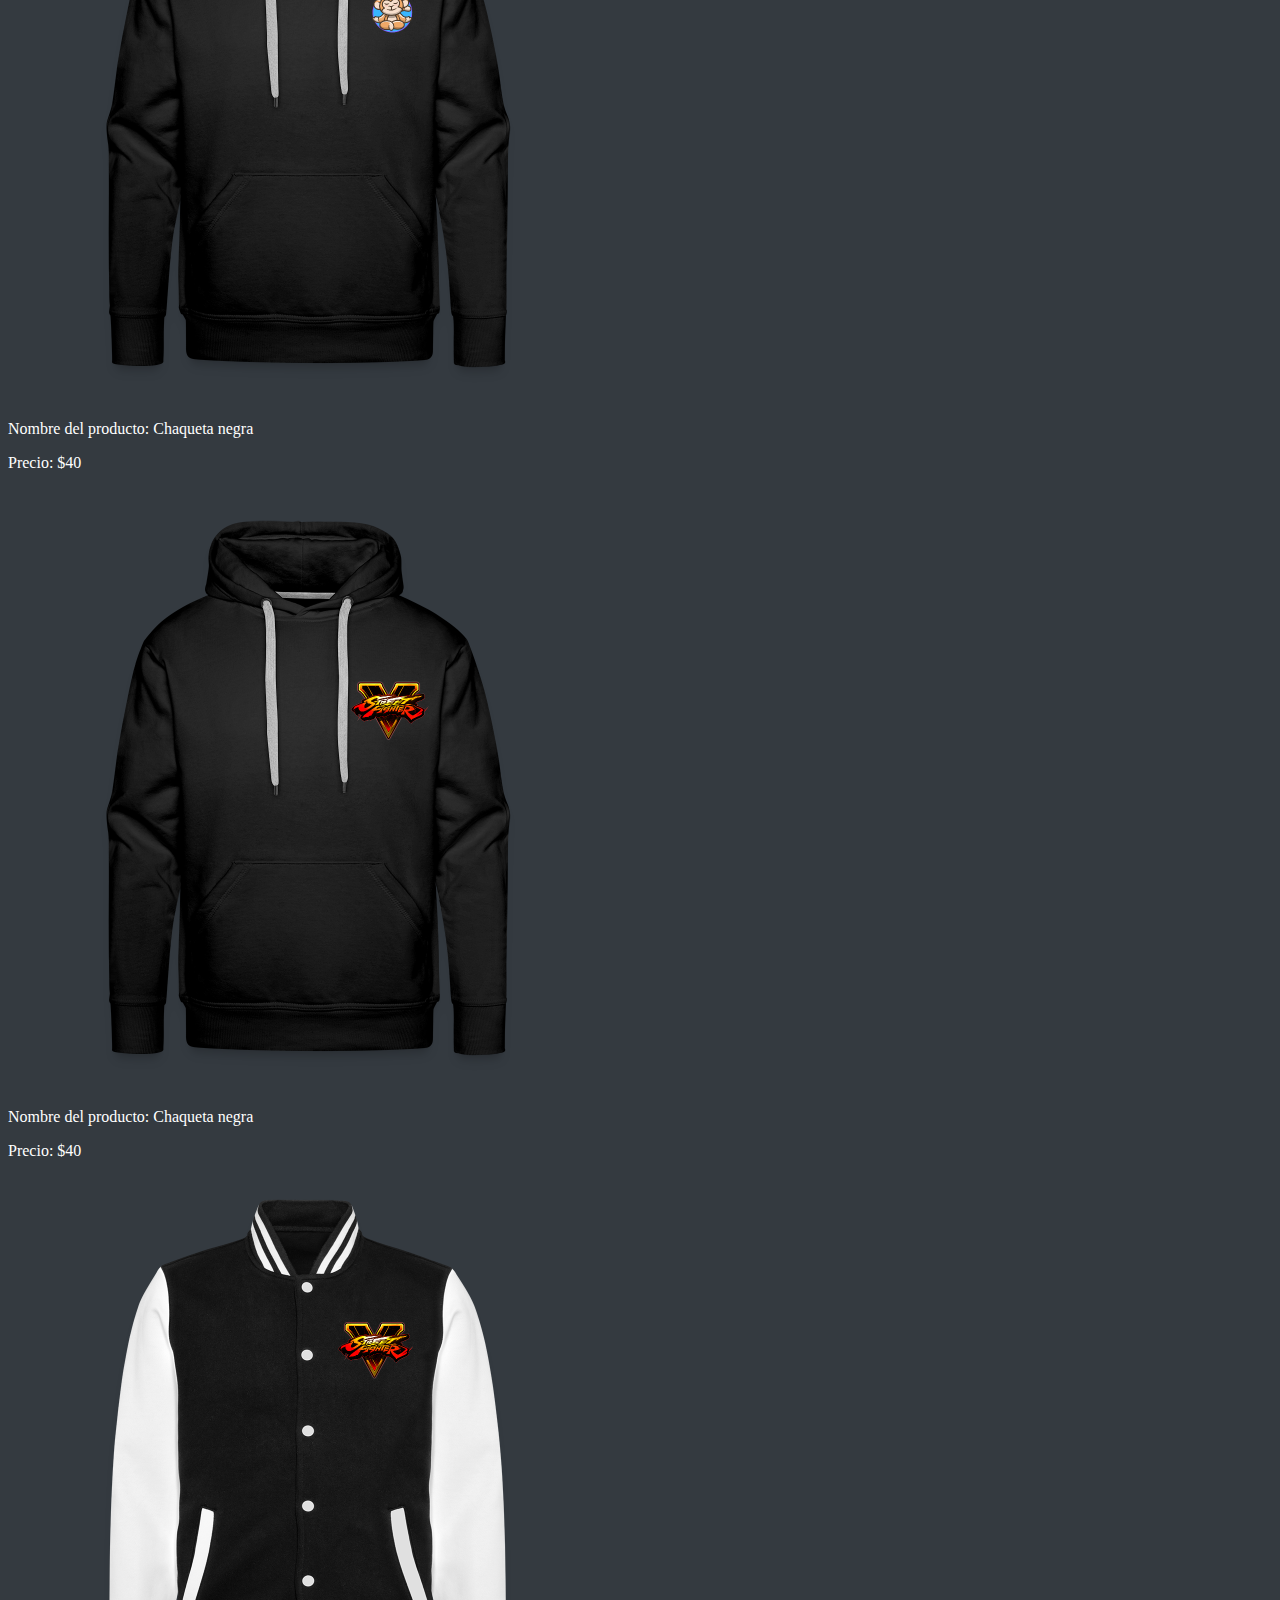
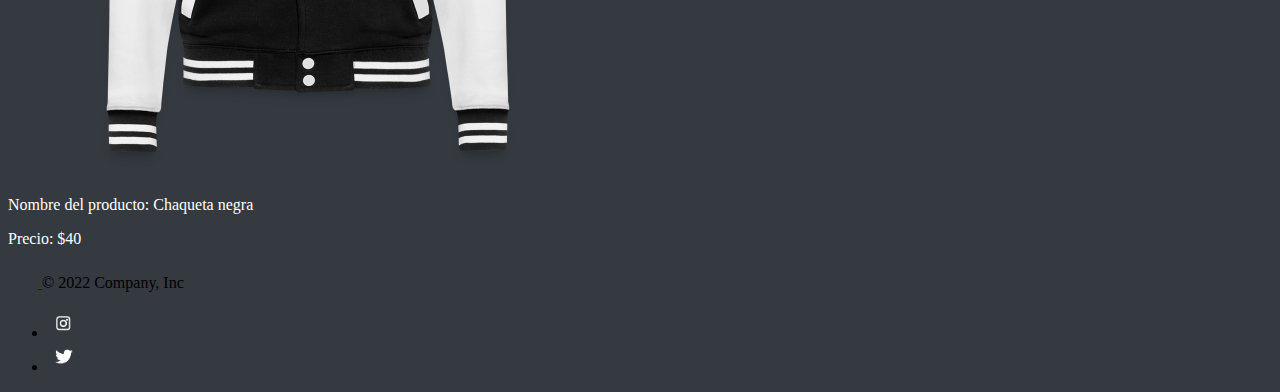
<file: tienda.html>
<!DOCTYPE html>
<html lang="en">
<head>
  <meta charset="UTF-8">
  <meta http-equiv="X-UA-Compatible" content="IE=edge">
  <meta name="viewport" content="width=device-width, initial-scale=1.0">
  <title>JRL Pag 1</title>
  <link href="https://cdn.jsdelivr.net/npm/bootstrap@5.3.0-alpha1/dist/css/bootstrap.min.css" rel="stylesheet" integrity="sha384-GLhlTQ8iRABdZLl6O3oVMWSktQOp6b7In1Zl3/Jr59b6EGGoI1aFkw7cmDA6j6gD" crossorigin="anonymous">
  <link rel="stylesheet" href="style2.css">
</head>
<body>
  <header class="p-3 text-bg-dark">
    <div class="container">
      <div class="d-flex flex-wrap align-items-center justify-content-center justify-content-lg-start">
        <a href="/" class="d-flex align-items-left mb-2 mb-lg-0 text-white text-decoration-none">
          <img src="Imagenes/Logo_simple.png" class="bi me-2" width="90" height="90" role="img" aria-label="Bootstrap"><use xlink:href="#bootstrap"></use></img>
        </a>

        <ul class="nav col-12 col-lg-auto me-lg-auto mb-2 justify-content-center mb-md-0">
          <li><a href="#" class="nav-link px-2 text-secondary">Inicio</a></li>
          <li><a href="#" class="nav-link px-2 text-white">Perfil</a></li>
          <li><a href="tienda.html" class="nav-link px-2 text-white">Tienda</a></li>
          <li><a href="#" class="nav-link px-2 text-white">Quienes somos</a></li>
        </ul>

        <form class="col-12 col-lg-auto mb-3 mb-lg-0 me-lg-3" role="search">
          <input type="search" class="form-control form-control-dark text-bg-dark" placeholder="Search..." aria-label="Search">
        </form>

        <div class="text-end">
          <button type="button" class="btn btn-outline-light me-2">Login</button>
          <button type="button" class="btn btn-dark btn-outline-light">Sing-up</button>
        </div>
      </div>
    </div>
  </header>
<div class="container">
  <main>
    <div class="container">
      <section class="row">
          <div class="col-md-3">
              <img src="Ropa/camiseta1.png" alt="Producto 1" class="img-thumbnail">
              <p>Nombre del producto: Camiseta roja</p>
              <p>Precio: $20</p>
          </div>
          <div class="col-md-3">
              <img src="Ropa/camiseta2.png" alt="Producto 2" class="img-thumbnail">
              <p>Nombre del producto: Pantalón azul</p>
              <p>Precio: $30</p>
          </div>
          <div class="col-md-3">
              <img src="Ropa/camiseta3.png" alt="Producto 3" class="img-thumbnail">
              <p>Nombre del producto: Chaqueta negra</p>
              <p>Precio: $40</p>
          </div>
          <div class="col-md-3">
            <img src="Ropa/camiseta4.png" alt="Producto 3" class="img-thumbnail">
            <p>Nombre del producto: Chaqueta negra</p>
            <p>Precio: $40</p>
        </div>
        <div class="col-md-3">
          <img src="Ropa/sudadera1.png" alt="Producto 3" class="img-thumbnail">
          <p>Nombre del producto: Chaqueta negra</p>
          <p>Precio: $40</p>
      </div>
      <div class="col-md-3">
        <img src="Ropa/sudadera2.png" alt="Producto 3" class="img-thumbnail">
        <p>Nombre del producto: Chaqueta negra</p>
        <p>Precio: $40</p>
    </div>
    <div class="col-md-3">
      <img src="Ropa/chaqueta1.png" alt="Producto 3" class="img-thumbnail">
      <p>Nombre del producto: Chaqueta negra</p>
      <p>Precio: $40</p>
  </div>
      </section>
  </div
  </main>
</div>
<div class="container">
  <footer class="d-flex flex-wrap justify-content-between align-items-center py-3 my-4">
    <div class="col-md-4 d-flex align-items-center text-white">
      <a href="/" class="mb-3 me-2 mb-md-0 text-muted text-decoration-none lh-1">
        <svg class="bi" width="30" height="24"><use xlink:href="#bootstrap"></use></svg>
      </a>
      <span class="mb-3 mb-md-0 text-white">© 2022 Company, Inc</span>
    </div>
    <ul class="nav col-md-4 justify-content-end list-unstyled d-flex">
      <li class="ms-3"><a class="text-muted" href="#"><img src="Imagenes/i.png" class="bi" width="30" height="30"><use xlink:href="#twitter"></use></img></a></li>
      <li class="ms-3"><a class="text-muted" href="#"><img src="Imagenes/t.png" class="bi" width="30" height="30"><use xlink:href="#instagram"></use></img></a></li>
    </ul>
  </footer>
</div>
  <script src="https://cdn.jsdelivr.net/npm/bootstrap@5.3.0-alpha1/dist/js/bootstrap.bundle.min.js" integrity="sha384-w76AqPfDkMBDXo30jS1Sgez6pr3x5MlQ1ZAGC+nuZB+EYdgRZgiwxhTBTkF7CXvN" crossorigin="anonymous"></script>
</body>
</html>
</file>
<file: style.css>
body{
  background-color: #343a40;
}
.bg-image{
background-image: url('Imagenes/fondo2.jpeg');
background-size: cover;
background-attachment: fixed;
height: 100vh;

}
.img-fluid {
  transition: transform .5s;
  width:"290px";
  height:"20px";
}
.img-fluid:hover{
  transform: scale(1.1);

}

img:hover {
  -webkit-filter: brightness(150%);
  filter: brightness(150%);
}

.table-no-scrollbar{
  overflow: hidden;

}

section{
  display: flex;
  height: 430px;
  width: 600px;
}

section img {
  width: 0px;
  flex-grow: 1;
  object-fit: cover;
  opacity: 0.8;
  transition: .5s ease;
}

section img:hover {
  width: 300px;
  opacity: 1;
  filter: contrast(120%);
}

.text-overlay{
  display: none;
  background-color: rgba(0,0,0,0.5);
  color: white;
  padding: 10px;
}
.img-hover:hover + .text-overlay {
  display: block;
}
</file>
<file: style3.css>
.contenedor{
  position: relative;
  display: inline-block;
  text-align: center;
}
.texto-encima{
  position: absolute;
  top: 10px;
  left: 10px;
}
.centrado{
  position: absolute;
  top: 50%;
  left: 50%;
  transform: translate(-50%, -50%);
  font-size: xx-large;
  font-weight: bold;
  -webkit-text-stroke: 2px black;

}
h1{
  font-size: xx-large;
  font-weight: 900;
  color: transparent;
}

body{
  background-color:#343a40;

}
</file>
<file: index.css>
body{
  background-color: #212121;
}

#footer{
  background-color: #343a40;
  height: 400px;
}
#header{
  background-color: #212121;
}

h1{
  color: white;
  font-family: 'Fjalla One', sans-serif;
}

div.card{
  border: 0;

  background-color: #353535;
}

div.card h3{
  color: white;
}

div.card p{
  color: #656565;
}

#separador{
  width: 100%;
  height: 3px;
  background-color: gray;
  border: 0;
}

h4{
  color: #656565;
}

#rectangulo1{
  background-color: #757575;
  height: 150px;
  display: flex;
  align-items: center;
  align-items: center;

}

#rectangulo2{
  background-color: #757575;
  height: 150px;
  justify-content: center;
  display: flex;
  align-items: center;
  
}

#rectangulo3{
  background-color: #757575;
  height: 150px;
  justify-content: center;
  display: flex;
  align-items: center;
  
}
#rectangulo4{
  background-color: #757575;
  height: 150px;
  justify-content: center;
  display: flex;
  align-items: center;
  
}
#rectangulo5{
  background-color: #757575;
  height: 150px;
  justify-content: center;
  display: flex;
  align-items: center;
  
}
#rectangulo6{
  background-color: #757575;
  height: 150px;
  justify-content: center;
  display: flex;
  align-items: center;
  
}
#centrar{
  justify-content: center;
  display: flex;
  align-items: center;
}



#rectangulo1:hover {
  background-color: blue;  
  }

#rectangulo1:hover #affected {
filter: invert(100%);  
}

#rectangulo2:hover {
  background-color: red;  
  }

#rectangulo2:hover #affected {
filter: invert(100%);  
}

#rectangulo3:hover {
  background-color: yellow;  
  }

#rectangulo3:hover #affected {
filter: invert(100%);  
}

#rectangulo4:hover #affected {
  filter: invert(100%);  
  }

#rectangulo5:hover #affected {
    filter: invert(100%);  
    }
#rectangulo6:hover #affected {
  filter: invert(100%);  
}

#rectangulo4:hover {
  background-color: purple;  
  }
#rectangulo5:hover {
    background-color: green;  
}
#rectangulo6:hover {
    background-color: orange;  
}


#guia:hover{
filter: blur(8px);
}

.img-fluid:hover{
  transform: scale(1.05);

}

span{
  font-size: x-large;
  color: white;
}

li{
  white-space: nowrap;
  overflow: hidden;
  text-overflow: ellipsis;
  display: inline;
}
ul{
  display: inline;
}
a{
  display: inline;
  padding: 7px;
}

#junto{
  display: inline;
}

a:link, a:visited, a:active {
  text-decoration:none;
  color: white;
}

a:hover{
  color: #858588;
}

.form{
  display: inline;
  padding-left: 200px;
}
button{
  display: inline;
  border-radius: 8px;
  background-color: transparent;
  color: none;
  border: 2px solid white; 
}

input{
  background-color: transparent;
  border-radius: 8px;
  border: 2px solid white;
  color: white;
}
</file>
<file: Style4.css>
.gradient-custom-2 {
  /* fallback for old browsers */
  background: #fccb90;
  
  /* Chrome 10-25, Safari 5.1-6 */
  background: -webkit-linear-gradient(to right, #ee7724, #d8363a, #dd3675, #b44593);
  
  /* W3C, IE 10+/ Edge, Firefox 16+, Chrome 26+, Opera 12+, Safari 7+ */
  background: linear-gradient(to right, #2a5faf,  #0a80ce, #211371, #1e0429);
  }
  
  @media (min-width: 768px) {
  .gradient-form {
  height: 100vh !important;
  }
  }
  @media (min-width: 769px) {
  .gradient-custom-2 {
  border-top-right-radius: .3rem;
  border-bottom-right-radius: .3rem;
  }
  }

  body{
    background-color:#343a40;
    
  }
</file>
<file: card.css>
.carta {
  /* Add shadows to create the "card" effect */
  box-shadow: 0 4px 8px 0 rgba(0,0,0,0.2);
  transition: 0.3s;
  background-color: #353535;
  border-radius: 0;

}

/* On mouse-over, add a deeper shadow */
.card:hover {
  box-shadow: 0 8px 16px 0 rgba(0,0,0,0.2);
}

/* Add some padding inside the card container */
.container {
  padding: 2px 16px;
}

h4, p{
  color: white;
}

body{
  background-color: #353535;
}
</file>
<file: header.css>
body{
  background-color: #353535;
}

li{
  white-space: nowrap;
  overflow: hidden;
  text-overflow: ellipsis;
  display: inline;
}
ul{
  display: inline;
}
a{
  display: inline;
  padding: 7px;
}

#junto{
  display: inline;
}

a:link, a:visited, a:active {
  text-decoration:none;
  color: white;
}

a:hover{
  color: #858588;
}

.form{
  display: inline;
  padding-left: 200px;
}
button{
  display: inline;
  border-radius: 8px;
  background-color: transparent;
  color: none;
  border: 2px solid white; 
}

input{
  background-color: transparent;
  border-radius: 8px;
  border: 2px solid white;
  color: white;
}
</file>
<file: style2.css>
img:hover {
  -webkit-filter: brightness(150%);
  filter: brightness(150%);
  transform: scale(1.1);
}

body {
  background-color:#343a40;
}

p{
  color: white;
}
</file>
